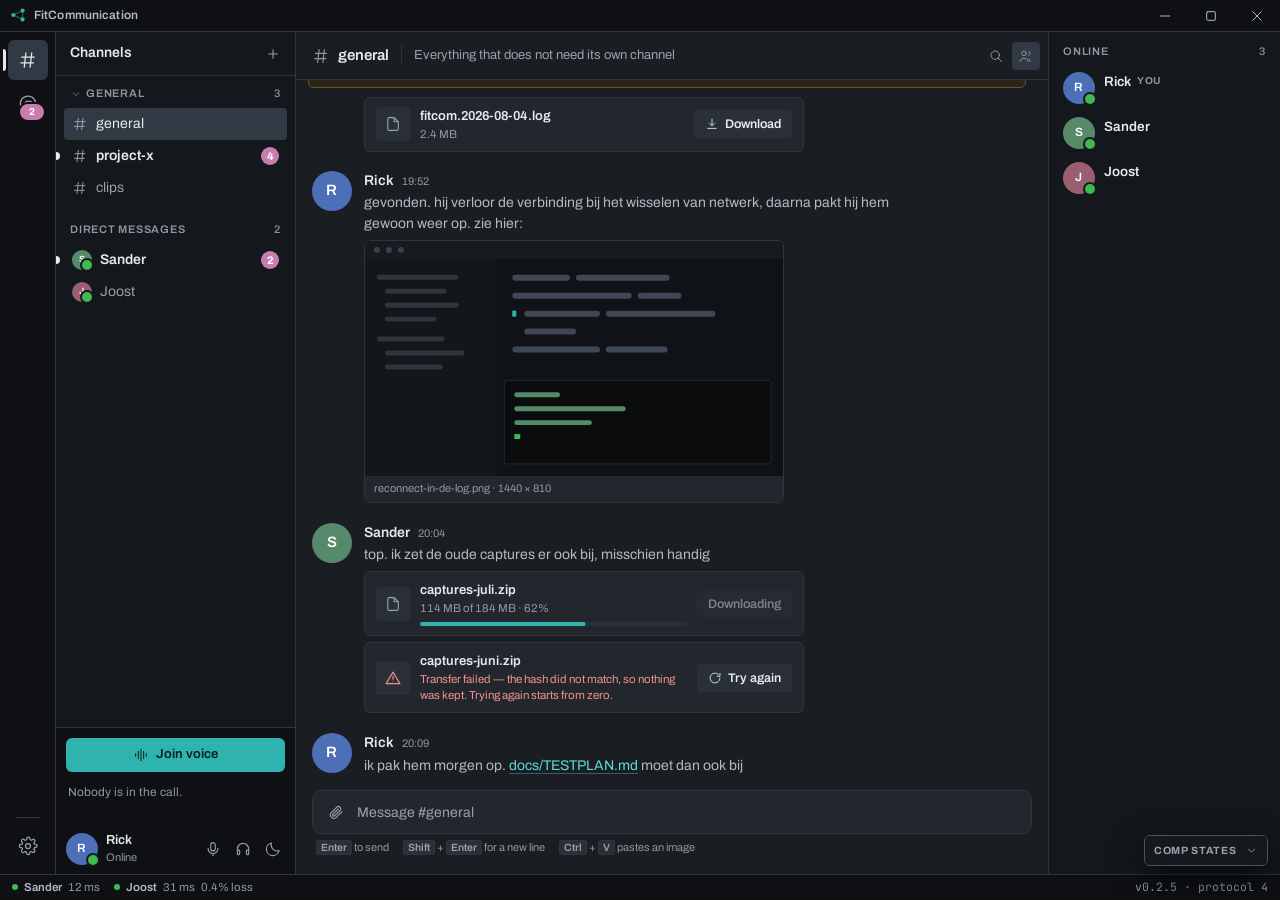
<file: design/main-window.html>
<!doctype html>
<html lang="en">
<head>
<meta charset="utf-8">
<title>FitCommunication — main window</title>
<!-- The Tauri build must bundle these locally: fetching a font is a network request,
     and "zero servers" is invariant 1. Remote here only because a comp is opened by hand. -->
<link rel="preconnect" href="https://fonts.googleapis.com">
<link rel="preconnect" href="https://fonts.gstatic.com" crossorigin>
<link href="https://fonts.googleapis.com/css2?family=Archivo:wght@400;500;600;700&family=JetBrains+Mono:wght@400;500&display=swap" rel="stylesheet">

<style>
:root {
  /* Dark is a product requirement, so the UA has to know too — otherwise scrollbars,
     select popups, the caret and selection all come back light in a dark room. */
  color-scheme: dark;

  /* Layers. Neutral-cool, warm enough not to read as blue-grey plastic. */
  --bg-window:   #0E1013;
  --bg-sidebar:  #14171B;
  --bg-canvas:   #1A1E23;
  --bg-raised:   #22272E;
  --bg-hover:    #2A3038;
  --bg-active:   #313944;

  --border:        #2E353E;
  --border-strong: #3A424D;

  --text:       #E6E9ED;
  --text-mid:   #B3BAC4;
  --text-muted: #98A1AC;
  /* The quiet tier still has to clear 4.5:1 on --bg-raised, the lightest ground it
     lands on. #7C8590 measured 4.02 there — legible enough to look fine and not
     legible enough to be right. */
  --text-dim:   #8E97A2;

  --accent:       #2FB3AE;
  --accent-hover: #3ECCC6;
  --accent-text:  #5FD9D3;
  --on-accent:    #05201F;

  /* Presence and alert are deliberately different reds. They were the same value, which
     made the do-not-disturb dot literally the error colour and contradicted OWN-WORLD
     ("presence is a lit or unlit dot, never an error"). DND is now a muted rose that
     reads as a state; --danger stays the loud one and is reserved for failure. */
  --online:     #3FB950;
  --connecting: #D29922;
  --dnd:        #C77DAF;
  --offline:    #6B747F;

  --mention-bg:     #2A2418;
  --mention-border: #6B551E;

  --danger:      #E5534B;
  --danger-bg:   #2A1A19;
  --danger-text: #F0908A;
  --danger-hi:   #FFB3AD;
  --danger-line: #4A2724;
  --danger-hov:  #3A211F;
  --close-hover: #C4342B;
  /* Text that sits on a filled signal colour (badges, the close button, LIVE). */
  --on-signal:   #FFFFFF;

  /* Per-peer identity hues. Not palette values and not interchangeable with the accent:
     each one identifies one person, so they are keyed by peer, never reused for state. */
  --av-1: #4C6FB5;
  --av-2: #57896B;
  --av-3: #9A5F6E;

  /* Surfaces that were loose literals. A token-driven Tauri reproduction has to be able
     to reach this exact surface from tokens alone. */
  --bg-msg-hover:     #1E232A;
  --bg-mention-hover: #302915;
  --bg-code:          #12151A;
  --bg-well:          #0A0C0E;
  --border-input:     #4A5460;

  --code-key: #8FC7E8;
  --code-str: #A5D6A7;
  --code-num: #E8C07D;

  --rail-w:   56px;
  --chan-w:   240px;
  --member-w: 232px;

  /* Inner corner of a bordered group: --r-sm minus the 1px border, so a segmented
     button's corner sits concentric inside its container instead of proud of it. */
  --r-inner: 3px;
  --r-sm: 4px;
  --r-md: 6px;
  --r-lg: 10px;
  --r-full: 999px;

  /* Elevation. Offset + blur only; a zero-offset shadow in this system is a ring, never
     depth. One shadow per thing that genuinely leaves the plane. */
  --shadow-thumb:   0 1px 3px   rgba(0,0,0,.5);
  --shadow-bar:     0 4px 12px  rgba(0,0,0,.4);
  --shadow-popover: 0 10px 28px rgba(0,0,0,.5);
  --shadow-modal:   0 18px 48px rgba(0,0,0,.62);
  --backdrop:       rgba(6,8,10,.68);

  --ease: cubic-bezier(.16,.84,.44,1);

  /* ---- NOT PART OF THE DESIGN SYSTEM ----------------------------------------
     Chrome for the review harness only. Deliberately namespaced so it can never be
     mistaken for house style, and deliberately not in DESIGN.md. The harness is
     scaffolding for reviewing states; DELETE its markup, its script block and these
     three values when porting this comp to the Tauri frontend. */
  --harness-bg:     #0B0D10;
  --harness-head:   #15181C;
  --harness-shadow: 0 12px 32px rgba(0,0,0,.6);
}

*, *::before, *::after { box-sizing: border-box; }

/* `display: grid` on .settings outranked the `hidden` attribute, so the hidden settings
   pane stayed a grid item and claimed a second row of .body — 245px of height that the
   four real columns never got back. Any explicit display beats [hidden] without this. */
[hidden] { display: none !important; }

html, body {
  height: 100%;
  margin: 0;
  overflow: hidden;
}

body {
  background: var(--bg-canvas);
  color: var(--text);
  font-family: Archivo, "Segoe UI Variable Text", "Segoe UI", system-ui, sans-serif;
  font-size: 14px;
  line-height: 1.45;
  -webkit-font-smoothing: antialiased;
  font-feature-settings: "tnum" 0;
}

button { font: inherit; color: inherit; background: none; border: 0; padding: 0; cursor: pointer; }
input, textarea { font: inherit; color: inherit; }

/* outline + offset, not a two-layer box-shadow: the shadow version had to hardcode the
   inner ring to one background, so it was wrong on the rail, the sidebars and the status
   bar. An offset outline shows whatever ground it actually sits on. */
:focus-visible {
  outline: 2px solid var(--accent);
  outline-offset: 2px;
}

/* Scrollbars are chrome too. Six surfaces scroll here; without this they arrive light. */
* { scrollbar-color: var(--bg-active) transparent; scrollbar-width: thin; }
::-webkit-scrollbar { width: 10px; height: 10px; }
::-webkit-scrollbar-track { background: transparent; }
::-webkit-scrollbar-thumb {
  background: var(--bg-active);
  border-radius: var(--r-full);
  border: 2px solid transparent;
  background-clip: content-box;
}
::-webkit-scrollbar-thumb:hover { background: var(--border-input); background-clip: content-box; }
::-webkit-scrollbar-corner { background: transparent; }
::selection { background: rgba(47,179,174,.32); }

.mono {
  font-family: "JetBrains Mono", ui-monospace, "Cascadia Mono", Consolas, monospace;
  font-feature-settings: "tnum" 1;
}
.num { font-variant-numeric: tabular-nums; font-feature-settings: "tnum" 1; }

.icon { width: 16px; height: 16px; flex: none; display: block; }
.icon-18 { width: 18px; height: 18px; }
.icon-20 { width: 20px; height: 20px; }

.sr {
  position: absolute; width: 1px; height: 1px; padding: 0; margin: -1px;
  overflow: hidden; clip: rect(0 0 0 0); white-space: nowrap; border: 0;
}

/* ============================================================ SHELL */

.app {
  display: grid;
  grid-template-rows: 32px 1fr 26px;
  height: 100%;
}

/* ---------------------------------------------------- titlebar */

.titlebar {
  display: flex;
  align-items: center;
  background: var(--bg-window);
  border-bottom: 1px solid var(--border);
  padding-left: 10px;
  -webkit-app-region: drag;
  user-select: none;
}

.brand { display: flex; align-items: center; gap: 8px; }

.brand-mark {
  width: 16px; height: 16px;
  color: var(--accent);
}

.brand-name {
  font-size: 12px;
  font-weight: 600;
  letter-spacing: .01em;
  color: var(--text-mid);
}

.titlebar-spacer { flex: 1; }

.win-controls { display: flex; -webkit-app-region: no-drag; }

.win-btn {
  width: 46px; height: 32px;
  display: grid; place-items: center;
  color: var(--text-mid);
  transition: background 90ms linear, color 90ms linear;
}
.win-btn:hover { background: var(--bg-hover); color: var(--text); }
.win-btn--close:hover { background: var(--close-hover); color: var(--on-signal); }
.win-btn:focus-visible { box-shadow: inset 0 0 0 2px var(--accent); }

/* ---------------------------------------------------- body grid */

.body {
  display: grid;
  grid-template-columns: var(--rail-w) var(--chan-w) 1fr var(--member-w);
  min-height: 0;
}
.body[data-members="hidden"] { grid-template-columns: var(--rail-w) var(--chan-w) 1fr 0; }
.body[data-members="hidden"] .members { display: none; }
.body[data-view="settings"] { grid-template-columns: var(--rail-w) 1fr; }
.body[data-view="settings"] > .channels,
.body[data-view="settings"] > .main,
.body[data-view="settings"] > .members { display: none; }

/* ---------------------------------------------------- rail */

.rail {
  background: var(--bg-window);
  border-right: 1px solid var(--border);
  display: flex;
  flex-direction: column;
  align-items: center;
  padding: 8px 0;
  gap: 4px;
}

.rail-btn {
  position: relative;
  width: 40px; height: 40px;
  display: grid; place-items: center;
  border-radius: var(--r-md);
  color: var(--text-muted);
  transition: background 120ms var(--ease), color 120ms var(--ease);
}
.rail-btn:hover { background: var(--bg-hover); color: var(--text); }
.rail-btn[aria-current="true"] { background: var(--bg-active); color: var(--text); }

/* Active indicator: a positioned pill, not a border. Fixed height, scaled on the
   compositor — animating `height` would run layout every frame, and invariant 4
   ("gaming wins") does not leave room for paying that for a 3px nub. */
.rail-btn::before {
  content: "";
  position: absolute;
  left: -5px; top: 50%;
  width: 3px; height: 22px;
  border-radius: 0 var(--r-full) var(--r-full) 0;
  background: var(--text);
  transform: translateY(-50%) scaleY(0);
  transition: transform 180ms var(--ease);
}
.rail-btn[aria-current="true"]::before { transform: translateY(-50%) scaleY(1); }
.rail-btn:hover::before { transform: translateY(-50%) scaleY(.45); }
.rail-btn[aria-current="true"]:hover::before { transform: translateY(-50%) scaleY(1); }

.rail-spacer { flex: 1; }

.rail-badge {
  position: absolute;
  right: 2px; bottom: 2px;
  min-width: 16px; height: 16px;
  padding: 0 4px;
  border-radius: var(--r-full);
  background: var(--dnd);
  color: var(--on-signal);
  font-size: 10px;
  font-weight: 700;
  line-height: 16px;
  text-align: center;
  border: 2px solid var(--bg-window);
  box-sizing: content-box;
}

.rail-sep { width: 24px; height: 1px; background: var(--border); margin: 4px 0; }

/* ---------------------------------------------------- channel column */

.channels {
  background: var(--bg-sidebar);
  border-right: 1px solid var(--border);
  display: grid;
  grid-template-rows: 44px 1fr auto;
  min-height: 0;
}

.chan-head {
  display: flex; align-items: center; justify-content: space-between;
  padding: 0 8px 0 14px;
  border-bottom: 1px solid var(--border);
}
.chan-head h1 { margin: 0; font-size: 14px; font-weight: 600; letter-spacing: .005em; }

.icon-btn {
  width: 28px; height: 28px;
  display: grid; place-items: center;
  border-radius: var(--r-sm);
  color: var(--text-muted);
  transition: background 90ms linear, color 90ms linear;
}
.icon-btn:hover { background: var(--bg-hover); color: var(--text); }
.icon-btn[aria-pressed="true"] { background: var(--bg-active); color: var(--text); }

.chan-scroll { overflow-y: auto; padding: 10px 8px 14px; min-height: 0; }

.group + .group { margin-top: 18px; }

.group-head {
  display: flex; align-items: center; gap: 4px;
  padding: 0 6px 6px;
  font-size: 11px;
  font-weight: 600;
  letter-spacing: .07em;
  text-transform: uppercase;
  color: var(--text-dim);
}
.group-head button { color: inherit; display: grid; place-items: center; }
.group-head button:hover { color: var(--text); }
.group-count { margin-left: auto; font-weight: 500; }

.chan-item {
  position: relative;
  width: 100%;
  display: flex; align-items: center; gap: 8px;
  height: 32px;
  padding: 0 8px;
  border-radius: var(--r-sm);
  color: var(--text-muted);
  text-align: left;
  transition: background 90ms linear, color 90ms linear;
}
.chan-item:hover { background: var(--bg-hover); color: var(--text-mid); }
.chan-item[aria-current="true"] { background: var(--bg-active); color: var(--text); }
.chan-item .icon { color: var(--text-dim); }
.chan-item[aria-current="true"] .icon { color: var(--text-muted); }

.chan-name {
  flex: 1;
  overflow: hidden; text-overflow: ellipsis; white-space: nowrap;
  font-size: 14px;
}
.chan-item[data-unread="true"] { color: var(--text); font-weight: 600; }
.chan-item[data-unread="true"] .icon { color: var(--text-muted); }

.badge {
  min-width: 18px; height: 18px;
  padding: 0 5px;
  border-radius: var(--r-full);
  background: var(--dnd);
  color: var(--on-signal);
  font-size: 11px; font-weight: 700; line-height: 18px;
  text-align: center;
  font-variant-numeric: tabular-nums;
}
.badge--quiet { background: var(--bg-hover); color: var(--text-mid); }

/* Unread-without-count: a dot, left of the row, no border trick. */
.unread-dot {
  position: absolute; left: -8px; top: 50%;
  width: 4px; height: 8px;
  border-radius: 0 var(--r-full) var(--r-full) 0;
  background: var(--text);
  transform: translateY(-50%);
}

.avatar {
  flex: none;
  display: grid; place-items: center;
  border-radius: var(--r-full);
  font-weight: 600;
  color: var(--on-signal);
  letter-spacing: .01em;
  user-select: none;
}
.avatar--20 { width: 20px; height: 20px; font-size: 9px; } /* monogram, not text: see DESIGN.md typeRamp */
.avatar--24 { width: 24px; height: 24px; font-size: 10px; }
.avatar--32 { width: 32px; height: 32px; font-size: 12px; }
.avatar--40 { width: 40px; height: 40px; font-size: 15px; }

.av-r { background: var(--av-1); }
.av-s { background: var(--av-2); }
.av-j { background: var(--av-3); }

.av-wrap { position: relative; flex: none; }

.dot {
  position: absolute;
  right: -2px; bottom: -2px;
  width: 10px; height: 10px;
  border-radius: var(--r-full);
  border: 2px solid var(--bg-sidebar);
  box-sizing: content-box;
}
.dot[data-state="online"]     { background: var(--online); }
.dot[data-state="connecting"] { background: var(--connecting); }
.dot[data-state="dnd"]        { background: var(--dnd); }
/* Offline is an unlit dot, not a warning. */
.dot[data-state="offline"]    { background: var(--bg-sidebar); box-shadow: inset 0 0 0 2px var(--offline); }

/* ---------------------------------------------------- voice panel */

.voice {
  border-top: 1px solid var(--border);
  background: var(--bg-window);
}

.voice-live { padding: 10px 10px 8px; border-bottom: 1px solid var(--border); }

.voice-live-head {
  display: flex; align-items: center; gap: 6px;
  margin-bottom: 8px;
  font-size: 11px; font-weight: 600; letter-spacing: .06em; text-transform: uppercase;
  color: var(--online);
}
.voice-live-head .icon { width: 13px; height: 13px; }
.voice-rtt { margin-left: auto; color: var(--text-dim); letter-spacing: 0; text-transform: none; font-weight: 500; font-size: 11px; }

.voice-peers { display: flex; flex-direction: column; gap: 2px; }

.voice-peer {
  display: flex; align-items: center; gap: 8px;
  height: 28px; padding: 0 6px;
  border-radius: var(--r-sm);
  font-size: 13px;
  color: var(--text-mid);
}
.voice-peer[data-speaking="true"] { color: var(--text); }

/* The authored moment: the speaking ring breathes only while someone talks. */
/* inline-flex, not inline: an inline box gives ::after an unreliable containing block. */
.speak-ring { position: relative; display: inline-flex; }
.speak-ring::after {
  content: "";
  position: absolute; inset: -3px;
  border-radius: var(--r-full);
  box-shadow: 0 0 0 2px var(--online);
  opacity: 0;
  transform: scale(.88);
  transition: opacity 200ms var(--ease), transform 260ms var(--ease);
}
/* The ring appears and disappears; it does not pulse forever. An infinite box-shadow
   animation is a non-composited repaint on the idle path, which is exactly what invariant 4
   forbids — and worse than the layout transitions this build already refused for it. The
   authored moment is the entrance, not a heartbeat. */
.voice-peer[data-speaking="true"] .speak-ring::after,
.mem .speak-ring::after {
  opacity: 1;
  transform: scale(1);
}
.mem .speak-ring::after { box-shadow: 0 0 0 2px var(--online); }

.voice-peer-name { flex: 1; overflow: hidden; text-overflow: ellipsis; white-space: nowrap; }
.voice-peer .icon { color: var(--text-dim); width: 14px; height: 14px; }
.voice-peer .icon[data-muted] { color: var(--dnd); }

.self {
  display: flex; align-items: center; gap: 8px;
  padding: 8px 8px 8px 10px;
}
.self-id { min-width: 0; flex: 1; }
.self-name { font-size: 13px; font-weight: 600; overflow: hidden; text-overflow: ellipsis; white-space: nowrap; }
.self-sub { font-size: 11px; color: var(--text-dim); }
.self-actions { display: flex; gap: 2px; }

.self-btn {
  width: 28px; height: 28px;
  display: grid; place-items: center;
  border-radius: var(--r-sm);
  color: var(--text-muted);
  transition: background 90ms linear, color 90ms linear;
}
.self-btn:hover { background: var(--bg-hover); color: var(--text); }
.self-btn[aria-pressed="true"] { color: var(--dnd); background: var(--danger-bg); }

.join {
  display: flex; align-items: center; justify-content: center; gap: 7px;
  width: calc(100% - 20px);
  margin: 10px;
  height: 34px;
  border-radius: var(--r-md);
  background: var(--accent);
  color: var(--on-accent);
  font-size: 13px; font-weight: 600;
  transition: background 120ms var(--ease), transform 90ms var(--ease);
}
.join:hover { background: var(--accent-hover); }
.join:active { transform: translateY(1px); }

.voice-acts { display: flex; gap: 6px; margin-top: 9px; }
.voice-acts .btn { flex: 1; height: 30px; justify-content: center; padding: 0 8px; }

.voice-share {
  display: flex; align-items: flex-start; gap: 7px;
  margin: 9px 0 0;
  font-size: 11.5px;
  line-height: 1.45;
  color: var(--text-dim);
}
.voice-share .icon { width: 13px; height: 13px; flex: none; margin-top: 1px; color: var(--accent-text); }
.voice-share b { color: var(--text-mid); font-weight: 600; }

.leave {
  display: flex; align-items: center; justify-content: center; gap: 7px;
  flex: 1;
  height: 30px;
  border-radius: var(--r-md);
  background: var(--danger-bg);
  color: var(--danger-text);
  border: 1px solid var(--danger-line);
  font-size: 13px; font-weight: 600;
  transition: background 120ms var(--ease), color 120ms var(--ease);
}
.leave:hover { background: var(--danger-hov); color: var(--danger-hi); }

.voice-hint {
  padding: 0 12px 10px;
  font-size: 12px;
  color: var(--text-dim);
}

/* ---------------------------------------------------- main column */

.main {
  display: grid;
  grid-template-rows: 48px auto 1fr auto;
  background: var(--bg-canvas);
  min-width: 0;
  min-height: 0;
  position: relative;
}

.main-head {
  display: flex; align-items: center; gap: 8px;
  padding: 0 8px 0 16px;
  border-bottom: 1px solid var(--border);
  min-width: 0;
}
.main-head .icon { color: var(--text-dim); }
.main-title { font-size: 15px; font-weight: 600; white-space: nowrap; }
.main-topic {
  min-width: 0;
  padding-left: 12px;
  margin-left: 4px;
  border-left: 1px solid var(--border);
  font-size: 13px;
  color: var(--text-muted);
  overflow: hidden; text-overflow: ellipsis; white-space: nowrap;
}
.main-head-actions { margin-left: auto; display: flex; gap: 2px; }

/* ---------------------------------------------------- stream strip */

.strip {
  display: flex; gap: 10px;
  padding: 10px 16px;
  border-bottom: 1px solid var(--border);
  background: var(--bg-sidebar);
  overflow-x: auto;
}

.tile {
  position: relative;
  width: 176px;
  flex: none;
  border-radius: var(--r-md);
  overflow: hidden;
  border: 1px solid var(--border);
  background: var(--bg-well);
  text-align: left;
  transition: border-color 120ms var(--ease);
}
.tile:hover { border-color: var(--border-strong); }
.tile svg { display: block; width: 100%; height: auto; }

.tile-cap {
  display: flex; align-items: center; gap: 6px;
  padding: 5px 7px;
  background: var(--bg-window);
  font-size: 11px;
  color: var(--text-mid);
}
.tile-cap .icon { width: 12px; height: 12px; color: var(--text-dim); }
.tile-cap span { overflow: hidden; text-overflow: ellipsis; white-space: nowrap; }

.live-tag {
  position: absolute; top: 6px; left: 6px;
  display: flex; align-items: center; gap: 4px;
  padding: 2px 6px 2px 5px;
  border-radius: var(--r-sm);
  background: rgba(10,12,14,.82);
  font-size: 10px; font-weight: 700; letter-spacing: .06em;
  color: var(--on-signal);
}
.live-tag i { width: 5px; height: 5px; border-radius: var(--r-full); background: var(--dnd); }

/* ---------------------------------------------------- timeline */

.timeline {
  overflow-y: auto;
  min-height: 0;
  scrollbar-gutter: stable;
}
/* min-height:100% + justify-content:flex-end keeps a short thread sitting on the composer
   instead of hanging from the header, and still scrolls normally once it overflows. */
.tl-inner {
  min-height: 100%;
  padding: 18px 0 12px;
  display: flex;
  flex-direction: column;
  justify-content: flex-end;
}
.tl-inner > .empty { margin: auto 0; }

.day {
  display: flex; align-items: center; gap: 12px;
  margin: 22px 16px 18px;
  font-size: 11px; font-weight: 600; letter-spacing: .06em; text-transform: uppercase;
  color: var(--text-dim);
}
.day::before, .day::after { content: ""; height: 1px; background: var(--border); flex: 1; }

.newline {
  display: flex; align-items: center; gap: 10px;
  margin: 22px 16px 18px;
  font-size: 11px; font-weight: 700; letter-spacing: .06em; text-transform: uppercase;
  color: var(--dnd);
}
.newline::before, .newline::after { content: ""; height: 1px; background: var(--dnd); flex: 1; opacity: .5; }
.newline::after { flex: 0 0 24px; }

.msg {
  position: relative;
  display: grid;
  grid-template-columns: 40px 1fr;
  gap: 12px;
  padding: 2px 16px 2px 16px;
}
.msg--grouped { padding-top: 1px; padding-bottom: 1px; }
.msg--start { margin-top: 14px; }
.msg:hover { background: var(--bg-msg-hover); }

.msg-gutter { display: grid; justify-items: center; }
.msg--grouped .stamp-hover {
  font-size: 10px;
  color: var(--text-dim);
  opacity: 0;
  padding-top: 4px;
  font-variant-numeric: tabular-nums;
}
.msg--grouped:hover .stamp-hover { opacity: 1; }

.msg-body { min-width: 0; }

.msg-head { display: flex; align-items: baseline; gap: 8px; margin-bottom: 1px; }
.msg-author { font-size: 14px; font-weight: 600; }
.msg-stamp { font-size: 11px; color: var(--text-dim); font-variant-numeric: tabular-nums; }
.msg-edited { font-size: 10px; color: var(--text-dim); }

.msg-text {
  font-size: 14px;
  line-height: 1.5;
  color: var(--text-mid);
  max-width: 72ch;
  overflow-wrap: anywhere;
}
.msg-text a { color: var(--accent-text); text-decoration: none; border-bottom: 1px solid rgba(95,217,211,.35); }
.msg-text a:hover { border-bottom-color: var(--accent-text); }

.mention {
  padding: 0 3px;
  border-radius: var(--r-sm);
  background: rgba(210,153,34,.16);
  color: #EFC66A;
  font-weight: 600;
}
.mention--self { background: rgba(47,179,174,.18); color: var(--accent-text); }

/* Inset by 12px, so the inner padding is 4px — the avatar column stays on the same
   x as every other message. A highlighted row that shifts its own avatar reads as
   a rendering bug, not as emphasis. */
.msg--mentions {
  background: var(--mention-bg);
  border: 1px solid var(--mention-border);
  border-radius: var(--r-md);
  margin: 14px 12px 2px;
  padding: 8px 12px 10px 3px;
}
.msg--mentions:hover { background: var(--bg-mention-hover); }

.msg-actions {
  position: absolute;
  top: -12px; right: 16px;
  display: flex;
  border-radius: var(--r-md);
  background: var(--bg-raised);
  border: 1px solid var(--border-strong);
  box-shadow: var(--shadow-bar);
  opacity: 0;
  pointer-events: none;
  transition: opacity 90ms linear;
}
/* focus-within on the bar itself, not on .msg: an opacity-0 button is still focusable,
   so tabbing into it reveals the bar. Without this, Edit and Delete were mouse-only. */
.msg:hover .msg-actions,
.msg-actions:focus-within { opacity: 1; pointer-events: auto; }
.msg-actions button {
  width: 30px; height: 28px;
  display: grid; place-items: center;
  color: var(--text-muted);
}
.msg-actions button:first-child { border-radius: var(--r-md) 0 0 var(--r-md); }
.msg-actions button:last-child { border-radius: 0 var(--r-md) var(--r-md) 0; }
.msg-actions button:hover { background: var(--bg-hover); color: var(--text); }
/* These are the only buttons whose focus ring had nowhere to go: the bar sits at top:-12px
   over the message above, inside a scroll container, so a ring offset 2px outward lands in
   a crowded 2px gap. Draw it inside the chip instead, and back it with a fill so which
   button has focus never rests on a hairline alone. */
.msg-actions button:focus-visible {
  outline-offset: -2px;
  background: var(--bg-active);
  color: var(--text);
}
.msg-actions button[data-danger]:hover { background: var(--danger-bg); color: var(--danger-text); }

/* code */

.code {
  margin: 6px 0 2px;
  border: 1px solid var(--border);
  border-radius: var(--r-md);
  background: var(--bg-code);
  overflow: hidden;
  max-width: 72ch;
}
.code-head {
  display: flex; align-items: center;
  padding: 5px 10px;
  border-bottom: 1px solid var(--border);
  font-size: 11px;
  color: var(--text-dim);
}
.code-copy { margin-left: auto; color: var(--text-muted); font-size: 11px; }
.code-copy:hover { color: var(--text); }
.code pre {
  margin: 0;
  padding: 10px 12px;
  overflow-x: auto;
  font-family: "JetBrains Mono", ui-monospace, Consolas, monospace;
  font-size: 12.5px;
  line-height: 1.6;
  color: var(--text-mid);
}
.tok-key { color: var(--code-key); }
.tok-str { color: var(--code-str); }
.tok-num { color: var(--code-num); }
.tok-com { color: var(--text-dim); }

/* attachments */

.att {
  display: flex; align-items: center; gap: 10px;
  margin: 6px 0 2px;
  padding: 9px 11px;
  max-width: 440px;
  border: 1px solid var(--border);
  border-radius: var(--r-md);
  background: var(--bg-raised);
}
.att-ico {
  width: 34px; height: 34px;
  display: grid; place-items: center;
  border-radius: var(--r-sm);
  background: var(--bg-hover);
  color: var(--text-muted);
  flex: none;
}
.att-meta { min-width: 0; flex: 1; }
/* These are spans in the markup; without an explicit block they flow onto one line
   and the filename runs straight into its own error message. */
.att-name { display: block; font-size: 13px; font-weight: 600; overflow: hidden; text-overflow: ellipsis; white-space: nowrap; }
.att-sub { display: block; font-size: 11.5px; color: var(--text-dim); line-height: 1.4; }
.att-sub[data-error] { color: var(--danger-text); }

.btn {
  display: inline-flex; align-items: center; gap: 6px;
  height: 28px; padding: 0 11px;
  border-radius: var(--r-sm);
  background: var(--bg-hover);
  color: var(--text);
  font-size: 12.5px; font-weight: 600;
  white-space: nowrap;
  transition: background 90ms linear;
}
.btn:hover { background: var(--bg-active); }
.btn .icon { width: 14px; height: 14px; }
.btn--accent { background: var(--accent); color: var(--on-accent); }
.btn--accent:hover { background: var(--accent-hover); }
.btn--ghost { background: none; border: 1px solid var(--border-strong); }
.btn--ghost:hover { background: var(--bg-hover); }
.btn:disabled { opacity: .45; cursor: default; }
.btn:disabled:hover { background: var(--bg-hover); }

.bar {
  display: block; /* a span, so without this the track collapses to 0x0 */
  height: 4px;
  border-radius: var(--r-full);
  background: var(--bg-hover);
  overflow: hidden;
  margin-top: 6px;
}
/* The fill is full width and scaled, not resized: a transfer updates its progress
   several times a second, and animating `width` would run layout on this subtree
   every one of those frames. The pill's right cap squashes with the scale, which at
   4px tall is a sub-pixel difference nobody can see. */
.bar i {
  display: block; height: 100%; width: 100%;
  transform-origin: left center;
  border-radius: var(--r-full);
  background: var(--accent);
  transition: transform 400ms var(--ease);
}

.shot {
  margin: 6px 0 2px;
  border: 1px solid var(--border);
  border-radius: var(--r-md);
  overflow: hidden;
  max-width: 420px;
  background: var(--bg-well);
  display: block;
}
.shot svg { display: block; width: 100%; height: auto; }
.shot-cap { padding: 5px 9px; font-size: 11px; color: var(--text-dim); background: var(--bg-raised); }

/* empty state */

.empty {
  display: grid;
  place-content: center;
  justify-items: center;
  gap: 6px;
  height: 100%;
  padding: 40px;
  text-align: center;
}
.empty-ico {
  width: 48px; height: 48px;
  display: grid; place-items: center;
  border-radius: var(--r-full);
  background: var(--bg-raised);
  color: var(--text-dim);
  margin-bottom: 6px;
}
.empty h2 { margin: 0; font-size: 16px; font-weight: 600; }
.empty p { margin: 0; font-size: 13px; color: var(--text-muted); max-width: 44ch; line-height: 1.55; }

/* ---------------------------------------------------- composer */

.composer-wrap { padding: 0 16px 18px; }

.composer {
  display: flex; align-items: flex-end; gap: 4px;
  padding: 6px 6px 6px 8px;
  border: 1px solid var(--border);
  border-radius: var(--r-lg);
  background: var(--bg-raised);
  transition: border-color 120ms var(--ease);
}
.composer:focus-within { border-color: var(--border-strong); }

.composer textarea {
  flex: 1;
  min-height: 26px;
  max-height: 168px;
  padding: 4px 4px 4px 2px;
  border: 0;
  background: none;
  resize: none;
  outline: none;
  font-size: 14px;
  line-height: 1.5;
}
.composer textarea::placeholder { color: var(--text-muted); }

.composer-btn {
  width: 30px; height: 30px;
  display: grid; place-items: center;
  border-radius: var(--r-sm);
  color: var(--text-muted);
  flex: none;
  transition: background 90ms linear, color 90ms linear;
}
.composer-btn:hover { background: var(--bg-hover); color: var(--text); }

.composer-hint {
  display: flex; gap: 14px;
  padding: 6px 4px 0;
  font-size: 11px;
  color: var(--text-dim);
}
.composer-hint kbd {
  font-family: inherit;
  font-size: 10.5px;
  font-weight: 600;
  padding: 1px 4px;
  border-radius: var(--r-inner);
  background: var(--bg-hover);
  border: 1px solid var(--border);
  color: var(--text-muted);
}

/* autocomplete */

.ac {
  position: absolute;
  left: 16px; right: 16px;
  bottom: 100%;
  margin-bottom: 8px;
  border: 1px solid var(--border-strong);
  border-radius: var(--r-md);
  background: var(--bg-raised);
  box-shadow: var(--shadow-popover);
  overflow: hidden;
  max-width: 320px;
}
.ac-head {
  padding: 7px 11px;
  border-bottom: 1px solid var(--border);
  font-size: 10.5px; font-weight: 700; letter-spacing: .07em; text-transform: uppercase;
  color: var(--text-dim);
}
.ac-item {
  display: flex; align-items: center; gap: 9px;
  width: 100%;
  padding: 7px 11px;
  text-align: left;
  font-size: 13.5px;
  color: var(--text-mid);
}
.ac-item[aria-selected="true"] { background: var(--bg-active); color: var(--text); }
.ac-item small { margin-left: auto; color: var(--text-dim); font-size: 11px; }

.composer-outer { position: relative; }

/* drop overlay */

.drop {
  position: absolute; inset: 0;
  z-index: 20;
  display: grid; place-items: center;
  background: rgba(12,15,18,.86);
  border: 2px dashed var(--accent);
  border-radius: var(--r-lg);
  margin: 8px;
}
.drop-inner { display: grid; justify-items: center; gap: 8px; text-align: center; }
.drop-inner .icon { width: 30px; height: 30px; color: var(--accent-text); }
.drop-inner strong { font-size: 15px; }
.drop-inner span { font-size: 12.5px; color: var(--text-muted); }

/* ---------------------------------------------------- members */

.members {
  background: var(--bg-sidebar);
  border-left: 1px solid var(--border);
  overflow-y: auto;
  padding: 12px 8px 16px;
  min-height: 0;
}

.mem {
  display: grid;
  grid-template-columns: 32px 1fr;
  gap: 9px;
  padding: 6px 6px 7px;
  border-radius: var(--r-md);
  transition: background 90ms linear;
}
.mem:hover { background: var(--bg-hover); }
.mem[data-quiet="true"] { opacity: .62; }
.mem[data-quiet="true"]:hover { opacity: 1; }

.mem-main { min-width: 0; }
.mem-top { display: flex; align-items: center; gap: 6px; }
.mem-name { font-size: 13.5px; font-weight: 600; overflow: hidden; text-overflow: ellipsis; white-space: nowrap; }
.mem-you { font-size: 10px; font-weight: 700; letter-spacing: .05em; color: var(--text-dim); }
.mem-sub { font-size: 11.5px; color: var(--text-dim); display: flex; align-items: center; gap: 5px; }
.vol-num {
  display: block; flex: none;
  min-width: 26px;
  font-size: 11.5px;
  color: var(--text-dim);
  text-align: right;
  font-variant-numeric: tabular-nums;
}
.mem-sub .icon { width: 12px; height: 12px; }

.mem-tools { display: flex; align-items: center; gap: 6px; margin-top: 7px; }
.mem-desk { margin-top: 6px; }
.mem-desk .mem-tools { margin-top: 2px; }

/* Two sliders in a 232px column, one for voice and one for the shared desktop audio. A
   14px icon cannot tell them apart, and a label sharing the slider's line collided with
   it — so the second slider gets its own labelled line. */
.tool-label {
  display: block;
  font-size: 9.5px;
  font-weight: 700;
  letter-spacing: .04em;
  text-transform: uppercase;
  color: var(--text-dim);
  line-height: 1.1;
}

.mem-mute {
  width: 24px; height: 24px; flex: none;
  display: grid; place-items: center;
  border-radius: var(--r-sm);
  color: var(--text-muted);
  transition: background 90ms linear, color 90ms linear;
}
.mem-mute:hover { background: var(--bg-active); color: var(--text); }
.mem-mute[aria-pressed="true"] { color: var(--dnd); }

input[type="range"] {
  -webkit-appearance: none;
  appearance: none;
  /* min-width:0 is the whole point: a flex item defaults to its intrinsic min width and
     refuses to shrink, which pushed the volume readout 19px past the panel's right edge. */
  flex: 1;
  min-width: 0;
  height: 18px;
  background: none;
  cursor: pointer;
}
input[type="range"]::-webkit-slider-runnable-track {
  height: 4px;
  border-radius: var(--r-full);
  background: linear-gradient(to right, var(--accent) var(--pct, 70%), var(--bg-active) var(--pct, 70%));
}
input[type="range"]::-webkit-slider-thumb {
  -webkit-appearance: none;
  width: 12px; height: 12px;
  margin-top: -4px;
  border-radius: var(--r-full);
  background: var(--text);
  box-shadow: var(--shadow-thumb);
}
/* The thumb cannot carry an outline (it is a pseudo-element on a replaced control), so it
   states focus with a ring of its own. This referenced a --focus token that no longer
   exists once focus moved to outline, which left the thumb with no focus state at all. */
input[type="range"]:focus-visible::-webkit-slider-thumb {
  box-shadow: 0 0 0 2px var(--bg-sidebar), 0 0 0 4px var(--accent);
}

.share-chip {
  display: inline-flex; align-items: center; gap: 5px;
  margin-top: 7px;
  padding: 3px 8px 3px 6px;
  border-radius: var(--r-sm);
  background: rgba(47,179,174,.14);
  color: var(--accent-text);
  border: 1px solid rgba(47,179,174,.3);
  font-size: 11.5px; font-weight: 600;
}
.share-chip .icon { width: 12px; height: 12px; }
.share-chip:hover { background: rgba(47,179,174,.22); }

/* ---------------------------------------------------- status bar */

.status {
  display: flex; align-items: center; gap: 14px;
  padding: 0 12px;
  background: var(--bg-window);
  border-top: 1px solid var(--border);
  font-size: 11.5px;
  color: var(--text-muted);
  user-select: none;
}

.link {
  display: flex; align-items: center; gap: 6px;
  white-space: nowrap;
}
.link i {
  width: 6px; height: 6px; border-radius: var(--r-full); flex: none;
}
.link[data-state="online"] i     { background: var(--online); }
.link[data-state="connecting"] i { background: var(--connecting); }
.link[data-state="offline"] i    { background: none; box-shadow: inset 0 0 0 1.5px var(--offline); }
.link b { font-weight: 600; color: var(--text-mid); }
.link .num { color: var(--text-dim); }

.status-spacer { flex: 1; }

.update-chip {
  display: inline-flex; align-items: center; gap: 6px;
  height: 19px; padding: 0 8px;
  border-radius: var(--r-sm);
  background: rgba(47,179,174,.15);
  border: 1px solid rgba(47,179,174,.32);
  color: var(--accent-text);
  font-size: 11px; font-weight: 600;
}
.update-chip:hover { background: rgba(47,179,174,.24); }
.update-chip .icon { width: 12px; height: 12px; }

.status-meta { color: var(--text-dim); }

/* ---------------------------------------------------- settings view */

.settings {
  display: grid;
  grid-template-columns: 208px 1fr;
  min-height: 0;
  background: var(--bg-canvas);
}

.set-nav {
  background: var(--bg-sidebar);
  border-right: 1px solid var(--border);
  padding: 16px 8px;
  overflow-y: auto;
}
.set-nav-title {
  padding: 0 8px 8px;
  font-size: 11px; font-weight: 600; letter-spacing: .07em; text-transform: uppercase;
  color: var(--text-dim);
}
.set-tab {
  display: flex; align-items: center; gap: 9px;
  width: 100%; height: 32px;
  padding: 0 8px;
  border-radius: var(--r-sm);
  color: var(--text-muted);
  text-align: left;
  font-size: 13.5px;
  transition: background 90ms linear, color 90ms linear;
}
.set-tab:hover { background: var(--bg-hover); color: var(--text-mid); }
.set-tab[aria-current="true"] { background: var(--bg-active); color: var(--text); font-weight: 600; }

.set-body { overflow-y: auto; padding: 28px 32px 40px; min-height: 0; }
.set-inner { max-width: 640px; }
.set-body h2 { margin: 0 0 4px; font-size: 20px; font-weight: 700; letter-spacing: -.01em; }
.set-body > .set-inner > p { margin: 0 0 26px; font-size: 13.5px; color: var(--text-muted); max-width: 62ch; }

.field { padding: 16px 0; border-top: 1px solid var(--border); }
.field:first-of-type { border-top: 0; padding-top: 0; }
.field-label { display: block; font-size: 13px; font-weight: 600; margin-bottom: 3px; }
.field-help { display: block; font-size: 12px; color: var(--text-muted); margin-bottom: 9px; max-width: 58ch; line-height: 1.5; }

.control-row { display: flex; gap: 10px; align-items: center; flex-wrap: wrap; }

select, .text-input {
  height: 32px;
  padding: 0 10px;
  border-radius: var(--r-sm);
  border: 1px solid var(--border-strong);
  background: var(--bg-raised);
  color: var(--text);
  font-size: 13.5px;
  min-width: 180px;
}
select:hover, .text-input:hover { border-color: var(--border-input); }
select { appearance: none; padding-right: 30px; background-image: none; }

.select-wrap { position: relative; display: inline-flex; }
.select-wrap .icon {
  position: absolute; right: 9px; top: 50%;
  transform: translateY(-50%);
  pointer-events: none;
  color: var(--text-muted);
  width: 14px; height: 14px;
}

/* No overflow:hidden — it clipped the focus outline off every segmented button. The
   corners come from the end children instead. */
.seg { display: inline-flex; border: 1px solid var(--border-strong); border-radius: var(--r-sm); }
.seg button:first-child { border-radius: var(--r-inner) 0 0 var(--r-inner); }
.seg button:last-child { border-radius: 0 var(--r-inner) var(--r-inner) 0; }
.seg button:only-child { border-radius: var(--r-inner); }
.seg button {
  height: 30px; padding: 0 14px;
  font-size: 13px; font-weight: 600;
  color: var(--text-muted);
  border-right: 1px solid var(--border-strong);
  transition: background 90ms linear, color 90ms linear;
}
.seg button:last-child { border-right: 0; }
.seg button:hover { background: var(--bg-hover); color: var(--text); }
.seg button[aria-pressed="true"] { background: var(--bg-active); color: var(--text); }

.switch {
  position: relative;
  width: 38px; height: 22px;
  border-radius: var(--r-full);
  background: var(--bg-active);
  flex: none;
  transition: background 160ms var(--ease);
}
.switch::after {
  content: "";
  position: absolute;
  top: 3px; left: 3px;
  width: 16px; height: 16px;
  border-radius: var(--r-full);
  background: var(--text-muted);
  transition: transform 200ms var(--ease), background 160ms var(--ease);
}
.switch[aria-pressed="true"] { background: var(--accent); }
.switch[aria-pressed="true"]::after { transform: translateX(16px); background: var(--on-accent); }

.switch-row { display: flex; align-items: flex-start; gap: 12px; }
.switch-row .field-label { margin-bottom: 2px; }
.switch-row > div { flex: 1; }

.note {
  display: flex; gap: 9px;
  margin-top: 10px;
  padding: 10px 12px;
  border: 1px solid var(--border);
  border-radius: var(--r-md);
  background: var(--bg-raised);
  font-size: 12.5px;
  color: var(--text-muted);
  line-height: 1.5;
  max-width: 58ch;
}
.note .icon { flex: none; color: var(--connecting); margin-top: 1px; }
.note code {
  font-family: "JetBrains Mono", ui-monospace, Consolas, monospace;
  font-size: 11.5px;
  padding: 1px 4px;
  border-radius: var(--r-inner);
  background: var(--bg-hover);
  color: var(--text-mid);
}

.danger-zone { margin-top: 8px; }
.btn--danger { background: var(--danger-bg); color: var(--danger-text); border: 1px solid var(--danger-line); }
.btn--danger:hover { background: var(--danger-hov); color: var(--danger-hi); }

/* ---------------------------------------------------- dm intro, settings bits */

.dm-intro { padding: 6px 16px 4px; }
.dm-intro h2 { margin: 10px 0 4px; font-size: 19px; font-weight: 700; letter-spacing: -.01em; }
.dm-intro p { margin: 0; font-size: 13px; color: var(--text-muted); max-width: 60ch; line-height: 1.55; }
.dm-empty { margin: 20px 16px 0; font-size: 13px; color: var(--text-dim); }

.code-inline {
  font-size: 12px;
  color: var(--text-muted);
  background: var(--bg-raised);
  border: 1px solid var(--border);
  border-radius: var(--r-sm);
  padding: 6px 9px;
}
.readout { color: var(--text-mid); font-size: 13px; }

.peer-table {
  border: 1px solid var(--border);
  border-radius: var(--r-md);
  overflow: hidden;
  max-width: 520px;
}
.peer-row { display: flex; align-items: center; gap: 10px; padding: 10px 12px; }
.peer-row + .peer-row { border-top: 1px solid var(--border); }
.peer-id { flex: 1; min-width: 0; }
.peer-name { display: block; font-size: 13px; font-weight: 600; }
.peer-addr { display: block; font-size: 11.5px; color: var(--text-dim); }

.att-ico[data-error] { color: var(--danger-text); }
.bar[data-paused] i { background: var(--text-dim); }

/* ---------------------------------------------------- confirm dialog */

dialog.confirm {
  width: min(420px, calc(100vw - 48px));
  padding: 0;
  border: 1px solid var(--border-strong);
  border-radius: var(--r-lg);
  background: var(--bg-raised);
  color: var(--text);
  box-shadow: var(--shadow-modal);
}
dialog.confirm::backdrop { background: var(--backdrop); }
.confirm-body { padding: 20px 22px 4px; }
.confirm-body h2 { margin: 0 0 7px; font-size: 16px; font-weight: 700; }
.confirm-body p { margin: 0; font-size: 13.5px; color: var(--text-mid); line-height: 1.55; }
.confirm-foot {
  display: flex; justify-content: flex-end; gap: 8px;
  padding: 18px 22px 20px;
}
.confirm-foot .btn { height: 32px; padding: 0 14px; }

/* ---------------------------------------------------- comp harness */

.harness {
  position: fixed;
  right: 12px; bottom: 34px;
  z-index: 60;
  font-size: 12px;
  border-radius: var(--r-md);
  border: 1px solid var(--border-input);
  background: var(--harness-bg);
  box-shadow: var(--harness-shadow);
  overflow: hidden;
  max-width: 260px;
}
.harness-head {
  display: flex; align-items: center; gap: 8px;
  width: 100%;
  padding: 7px 9px;
  background: var(--harness-head);
  color: var(--text-muted);
  font-size: 10.5px; font-weight: 700; letter-spacing: .08em; text-transform: uppercase;
}
.harness-head span { flex: 1; text-align: left; }
.harness-body { padding: 4px 9px 10px; display: none; }
.harness[data-open="true"] .harness-body { display: block; }
.harness-row {
  display: flex; align-items: center; justify-content: space-between; gap: 10px;
  padding: 5px 0;
  color: var(--text-mid);
}
.harness-row + .harness-row { border-top: 1px solid var(--bg-msg-hover); }
.harness .seg button { height: 22px; padding: 0 7px; font-size: 11px; font-weight: 600; }
.harness-note { padding: 8px 0 0; color: var(--text-dim); font-size: 10.5px; line-height: 1.5; }

@media (prefers-reduced-motion: reduce) {
  *, *::before, *::after { animation-duration: 0.01ms !important; transition-duration: 0.01ms !important; }
}

/* No box caps on the message rows. Capping them put a visible edge mid-column: the
   hover highlight and the mention row's amber field stopped at 1180 while the header
   hairline and the strip ran on to the member list. The reading measure is bounded where
   it belongs, on the text itself (.msg-text, 72ch); the rows, the highlight and the
   composer span the column, which is what the pinned category standard does. */

/* Narrow window: a desktop window the user can drag small. The member list is dropped
   below 1080 by *setting the state* (see matchMedia in the script), not by a CSS override —
   an override made the toggle button a no-op that still reported aria-pressed="true". */
@media (max-width: 820px) {
  :root { --chan-w: 200px; }
  .main-topic { display: none; }
}
</style>
</head>
<body>
<!--
THESIS: The category standard, executed straight — Discord's arrangement at a craft level Discord itself does not reach. Refuses inventing a novel world for a tool three friends must operate blind.
OWN-WORLD: Neutral-cool near-black layers (#0E1013 → #2A3038), 1px #2E353E hairlines, one tuned teal (#2FB3AE) as the only accent. Archivo for UI, JetBrains Mono for code and measurement. Icons drawn at 1.5px stroke. Presence is a lit or unlit dot, never an error.
STORY: Rick sees who is around, joins the call in one click, and reads the timeline without hunting.
FIRST VIEWPORT: 32px titlebar, 56px rail, 240px channel column ending in the voice panel, timeline as the largest field, 232px member list carrying per-peer volume, 26px status bar carrying real link state.
FORM: Category standard (the standing exit), taken over assigned direction 6 of 7; seed key c12b4bfd.
FINISH: unreviewed and undocumented is unfinished; this build ends with the finish review, the verdict, and DESIGN.md
-->
<!--
  Demonstration data: peer names (Rick / Sander / Joost), chat messages, filenames,
  RTT and loss figures, and the two SVG stills are authored for this comp. No commercial
  or factual claim is made anywhere on this surface.
-->

<svg class="sr" aria-hidden="true">
  <defs>
    <g id="i-hash"><path d="M4.5 8.5h15M3.5 15.5h15M9.5 3.5 7.5 20.5M16.5 3.5 14.5 20.5"/></g>
    <g id="i-at"><circle cx="12" cy="12" r="3.6"/><path d="M15.6 8.4v4.4a2.9 2.9 0 0 0 5.1 1.9A9.2 9.2 0 1 0 17 19.4"/></g>
    <g id="i-gear"><circle cx="12" cy="12" r="3"/><path d="M19.2 14.6a1.6 1.6 0 0 0 .3 1.8l.1.1a1.9 1.9 0 1 1-2.7 2.7l-.1-.1a1.6 1.6 0 0 0-2.7 1.1v.3a1.9 1.9 0 1 1-3.8 0v-.2a1.6 1.6 0 0 0-2.8-1.1l-.1.1a1.9 1.9 0 1 1-2.7-2.7l.1-.1a1.6 1.6 0 0 0-1.1-2.7h-.2a1.9 1.9 0 1 1 0-3.8h.3a1.6 1.6 0 0 0 1.1-2.8l-.1-.1a1.9 1.9 0 1 1 2.7-2.7l.1.1a1.6 1.6 0 0 0 1.8.3h.1a1.6 1.6 0 0 0 1-1.5v-.2a1.9 1.9 0 1 1 3.8 0v.3a1.6 1.6 0 0 0 2.7 1.1l.1-.1a1.9 1.9 0 1 1 2.7 2.7l-.1.1a1.6 1.6 0 0 0 1.1 2.7h.2a1.9 1.9 0 1 1 0 3.8h-.2a1.6 1.6 0 0 0-1.4 1z"/></g>
    <g id="i-mic"><path d="M12 3.5a3 3 0 0 0-3 3v5a3 3 0 0 0 6 0v-5a3 3 0 0 0-3-3z"/><path d="M5.5 11v.5a6.5 6.5 0 0 0 13 0V11M12 18v3"/></g>
    <g id="i-mic-off"><path d="M9 5.8A3 3 0 0 1 15 6.5v3.7M15 14.2a3 3 0 0 1-6-1.7V9"/><path d="M5.5 11v.5a6.5 6.5 0 0 0 10 5.5M18.5 11v.5c0 .6-.1 1.2-.2 1.7M12 18v3"/><path d="m3.5 3.5 17 17"/></g>
    <g id="i-head"><path d="M4.5 14v-2a7.5 7.5 0 0 1 15 0v2"/><path d="M4.5 13.5h1.8c.7 0 1.2.5 1.2 1.2v3.6c0 .7-.5 1.2-1.2 1.2H5.4c-.5 0-.9-.4-.9-.9zM19.5 13.5h-1.8c-.7 0-1.2.5-1.2 1.2v3.6c0 .7.5 1.2 1.2 1.2h.9c.5 0 .9-.4.9-.9z"/></g>
    <g id="i-head-off"><path d="M4.5 14v-2a7.5 7.5 0 0 1 11.7-6.2M19.4 9.6c.1.8.1 1.6.1 2.4v2"/><path d="M4.5 13.5h1.8c.7 0 1.2.5 1.2 1.2v3.6c0 .7-.5 1.2-1.2 1.2H5.4c-.5 0-.9-.4-.9-.9zM19.5 13.5h-1.8c-.7 0-1.2.5-1.2 1.2v3.6c0 .7.5 1.2 1.2 1.2h.9c.5 0 .9-.4.9-.9z"/><path d="m3.5 3.5 17 17"/></g>
    <g id="i-moon"><path d="M20 14.2A8.2 8.2 0 0 1 9.8 4 8.5 8.5 0 1 0 20 14.2z"/></g>
    <g id="i-monitor"><rect x="2.5" y="4" width="19" height="12.5" rx="1.8"/><path d="M9 20.5h6M12 16.5v4"/></g>
    <g id="i-clip"><path d="M20 11.5 12.3 19.2a4.6 4.6 0 0 1-6.5-6.5l7.6-7.6a3.1 3.1 0 0 1 4.3 4.3l-7.6 7.6a1.5 1.5 0 0 1-2.2-2.2l6.9-6.8"/></g>
    <g id="i-download"><path d="M12 3.5v11M7.5 10.5 12 15l4.5-4.5M4.5 19.5h15"/></g>
    <g id="i-retry"><path d="M20.5 12a8.5 8.5 0 1 1-2.6-6.1"/><path d="M20.5 4v5h-5"/></g>
    <g id="i-x"><path d="m5.5 5.5 13 13M18.5 5.5l-13 13"/></g>
    <g id="i-min"><path d="M5 12h14"/></g>
    <g id="i-max"><rect x="5.5" y="5.5" width="13" height="13" rx="1.4"/></g>
    <g id="i-chev"><path d="m6.5 9.5 5.5 5.5 5.5-5.5"/></g>
    <g id="i-plus"><path d="M12 5.5v13M5.5 12h13"/></g>
    <g id="i-users"><circle cx="9" cy="8" r="3.4"/><path d="M2.8 20.2a6.4 6.4 0 0 1 12.4 0M16.2 4.9a3.4 3.4 0 0 1 0 6.2M18 20.2a6.4 6.4 0 0 0-1.6-4.2"/></g>
    <g id="i-search"><circle cx="10.8" cy="10.8" r="6.3"/><path d="m15.4 15.4 5 5"/></g>
    <g id="i-leave"><path d="M15.5 4.5h2.6a2 2 0 0 1 2 2v11a2 2 0 0 1-2 2h-2.6"/><path d="M10 8l-4 4 4 4M6 12h9"/></g>
    <g id="i-file"><path d="M13.5 3.5H7a2 2 0 0 0-2 2v13a2 2 0 0 0 2 2h10a2 2 0 0 0 2-2V9z"/><path d="M13.5 3.5V9H19"/></g>
    <g id="i-image"><rect x="3.5" y="4.5" width="17" height="15" rx="2"/><circle cx="9" cy="10" r="1.6"/><path d="m4.5 17.5 4.7-4.2a1.6 1.6 0 0 1 2.2 0l3 2.8M14.6 15.4l1.6-1.4a1.6 1.6 0 0 1 2.2 0l1.9 1.7"/></g>
    <g id="i-alert"><path d="M12 4.2 2.8 19.5h18.4z"/><path d="M12 9.5v4.2M12 16.6v.1"/></g>
    <g id="i-check"><path d="m4.5 12.5 5 5 10-11"/></g>
    <g id="i-edit"><path d="M4.5 19.5h4l10-10a2.1 2.1 0 0 0-3-3l-10 10z"/><path d="M14 5.5l3.5 3.5"/></g>
    <g id="i-trash"><path d="M4.5 6.5h15M9 6.5V4.8c0-.7.6-1.3 1.3-1.3h3.4c.7 0 1.3.6 1.3 1.3v1.7"/><path d="M6.5 6.5 7.4 19a1.6 1.6 0 0 0 1.6 1.5h6a1.6 1.6 0 0 0 1.6-1.5l.9-12.5"/></g>
    <g id="i-signal"><path d="M12 20v-6M7 20v-9M17 20v-13M2.5 20v-3M21.5 20v-3"/></g>
    <g id="i-wave"><path d="M4 10v4M8 6.5v11M12 3.5v17M16 6.5v11M20 10v4"/></g>
    <g id="i-share"><path d="M12 15.5V4.5M8 8.5 12 4.5l4 4"/><path d="M4.5 14v4.5a2 2 0 0 0 2 2h11a2 2 0 0 0 2-2V14"/></g>
  </defs>
</svg>

<div class="app">

  <!-- ============================================ TITLEBAR -->
  <header class="titlebar">
    <div class="brand">
      <svg class="brand-mark" viewBox="0 0 16 16" fill="none" aria-hidden="true">
        <circle cx="3.4" cy="8" r="2.1" fill="currentColor"/>
        <circle cx="12.6" cy="3.6" r="2.1" fill="currentColor"/>
        <circle cx="12.6" cy="12.4" r="2.1" fill="currentColor"/>
        <path d="M3.4 8 12.6 3.6M3.4 8l9.2 4.4M12.6 3.6v8.8" stroke="currentColor" stroke-width="1.1" opacity=".55"/>
      </svg>
      <div class="brand-name">FitCommunication</div>
    </div>
    <div class="titlebar-spacer"></div>
    <div class="win-controls">
      <button class="win-btn" title="Minimize"><svg class="icon" viewBox="0 0 24 24" fill="none" stroke="currentColor" stroke-width="1.5" stroke-linecap="round"><use href="#i-min"/></svg><span class="sr">Minimize</span></button>
      <button class="win-btn" title="Maximize"><svg class="icon" viewBox="0 0 24 24" fill="none" stroke="currentColor" stroke-width="1.5" stroke-linecap="round"><use href="#i-max"/></svg><span class="sr">Maximize</span></button>
      <button class="win-btn win-btn--close" title="Close to tray"><svg class="icon" viewBox="0 0 24 24" fill="none" stroke="currentColor" stroke-width="1.5" stroke-linecap="round"><use href="#i-x"/></svg><span class="sr">Close to tray</span></button>
    </div>
  </header>

  <!-- ============================================ BODY -->
  <div class="body" id="body" data-view="channels" data-members="shown">

    <!-- ------------------------------------------ RAIL -->
    <nav class="rail" aria-label="Views">
      <button class="rail-btn" id="nav-channels" aria-current="true" title="Channels">
        <svg class="icon-20 icon" viewBox="0 0 24 24" fill="none" stroke="currentColor" stroke-width="1.5" stroke-linecap="round"><use href="#i-hash"/></svg>
        <span class="sr">Channels</span>
      </button>
      <button class="rail-btn" id="nav-dms" title="Direct messages">
        <svg class="icon-20 icon" viewBox="0 0 24 24" fill="none" stroke="currentColor" stroke-width="1.5" stroke-linecap="round"><use href="#i-at"/></svg>
        <span class="rail-badge num" id="dm-badge" hidden></span>
        <span class="sr" id="dm-badge-sr">Direct messages</span>
      </button>
      <div class="rail-spacer"></div>
      <div class="rail-sep"></div>
      <button class="rail-btn" id="nav-settings" title="Settings">
        <svg class="icon-20 icon" viewBox="0 0 24 24" fill="none" stroke="currentColor" stroke-width="1.5" stroke-linecap="round" stroke-linejoin="round"><use href="#i-gear"/></svg>
        <span class="sr">Settings</span>
      </button>
    </nav>

    <!-- ------------------------------------------ CHANNEL COLUMN -->
    <div class="channels" id="channels">
      <div class="chan-head">
        <h1 id="chan-head-title">Channels</h1>
        <button class="icon-btn" title="New channel">
          <svg class="icon" viewBox="0 0 24 24" fill="none" stroke="currentColor" stroke-width="1.6" stroke-linecap="round"><use href="#i-plus"/></svg>
          <span class="sr">New channel</span>
        </button>
      </div>

      <div class="chan-scroll" id="chan-scroll"><!-- filled by script --></div>

      <!-- voice panel -->
      <div class="voice" id="voice"><!-- filled by script --></div>
    </div>

    <!-- ------------------------------------------ MAIN -->
    <main class="main" id="main">
      <div class="main-head">
        <svg class="icon-18 icon" id="main-head-icon" viewBox="0 0 24 24" fill="none" stroke="currentColor" stroke-width="1.5" stroke-linecap="round"><use href="#i-hash"/></svg>
        <div class="main-title" id="main-title">general</div>
        <div class="main-topic" id="main-topic">No topic set</div>
        <div class="main-head-actions">
          <button class="icon-btn" title="Search">
            <svg class="icon" viewBox="0 0 24 24" fill="none" stroke="currentColor" stroke-width="1.5" stroke-linecap="round"><use href="#i-search"/></svg>
            <span class="sr">Search</span>
          </button>
          <button class="icon-btn" id="toggle-members" aria-pressed="true" title="Toggle member list">
            <svg class="icon" viewBox="0 0 24 24" fill="none" stroke="currentColor" stroke-width="1.5" stroke-linecap="round"><use href="#i-users"/></svg>
            <span class="sr">Toggle member list</span>
          </button>
        </div>
      </div>

      <div id="strip-slot"></div>
      <div class="timeline" id="timeline"><!-- filled by script --></div>

      <div class="composer-wrap">
        <div class="composer-outer">
          <div class="composer">
            <button class="composer-btn" title="Share a file">
              <svg class="icon-18 icon" viewBox="0 0 24 24" fill="none" stroke="currentColor" stroke-width="1.5" stroke-linecap="round"><use href="#i-clip"/></svg>
              <span class="sr">Share a file</span>
            </button>
            <textarea id="composer-input" rows="1" placeholder="Message #general"
                      aria-autocomplete="list" aria-controls="ac-list" aria-expanded="false"></textarea>
          </div>
          <!-- after the composer in DOM, above it on screen: Tab from the textarea has to
               reach the suggestion list, and DOM order is what Tab follows. -->
          <div id="ac-slot"></div>
          <div class="composer-hint">
            <span><kbd>Enter</kbd> to send</span>
            <span><kbd>Shift</kbd> + <kbd>Enter</kbd> for a new line</span>
            <span><kbd>Ctrl</kbd> + <kbd>V</kbd> pastes an image</span>
          </div>
        </div>
      </div>

      <div id="drop-slot"></div>
    </main>

    <!-- ------------------------------------------ MEMBERS -->
    <aside class="members" id="members" aria-label="Members"><!-- filled by script --></aside>

    <!-- ------------------------------------------ SETTINGS -->
    <div class="settings" id="settings" hidden><!-- filled by script --></div>

  </div>

  <!-- ============================================ STATUS BAR -->
  <footer class="status" id="status"><!-- filled by script --></footer>
</div>

<!-- Nothing irreversible happens without this: applying an update restarts the app, and
     deleting the picture cache cannot be undone. -->
<dialog class="confirm" id="confirm">
  <div class="confirm-body">
    <h2 id="confirm-title"></h2>
    <p id="confirm-text"></p>
  </div>
  <div class="confirm-foot">
    <button class="btn btn--ghost" id="confirm-no">Cancel</button>
    <button class="btn btn--accent" id="confirm-yes">Confirm</button>
  </div>
</dialog>
<!-- Review harness. Not part of the application. -->
<div class="harness" id="harness" data-open="false">
  <button class="harness-head" id="harness-toggle" aria-expanded="false">
    <span>Comp states</span>
    <svg class="icon" viewBox="0 0 24 24" fill="none" stroke="currentColor" stroke-width="1.6" stroke-linecap="round" style="width:13px;height:13px"><use href="#i-chev"/></svg>
  </button>
  <div class="harness-body">
    <div class="harness-row">
      <span>Peers</span>
      <div class="seg" data-group="peers">
        <button data-v="all" aria-pressed="true">Both</button>
        <button data-v="one">Retrying</button>
        <button data-v="none">Alone</button>
      </div>
    </div>
    <div class="harness-row">
      <span>Call</span>
      <div class="seg" data-group="call">
        <button data-v="empty" aria-pressed="true">None</button>
        <button data-v="others">Others</button>
        <button data-v="me">Me too</button>
      </div>
    </div>
    <div class="harness-row">
      <span>Screens</span>
      <div class="seg" data-group="stream">
        <button data-v="off" aria-pressed="true">Off</button>
        <button data-v="watching">Watching</button>
        <button data-v="sharing">Sharing</button>
        <button data-v="both">Both</button>
      </div>
    </div>
    <div class="harness-row">
      <span>Transfer</span>
      <div class="seg" data-group="transfer">
        <button data-v="running" aria-pressed="true">Running</button>
        <button data-v="paused">Paused</button>
        <button data-v="done">Done</button>
      </div>
    </div>
    <div class="harness-row">
      <span>Timeline</span>
      <div class="seg" data-group="content">
        <button data-v="full" aria-pressed="true">Full</button>
        <button data-v="empty">Empty</button>
      </div>
    </div>
    <div class="harness-row">
      <span>Overlays</span>
      <div class="seg" data-group="overlay">
        <button data-v="none" aria-pressed="true">None</button>
        <button data-v="ac">@</button>
        <button data-v="drop">Drop</button>
      </div>
    </div>
    <div class="harness-row">
      <span>Update</span>
      <div class="seg" data-group="update">
        <button data-v="off" aria-pressed="true">Off</button>
        <button data-v="on">On</button>
      </div>
    </div>
    <div class="harness-row">
      <span>Unread</span>
      <button class="btn btn--ghost" id="reset-unread" style="height:22px;padding:0 8px;font-size:11px">Restore</button>
    </div>
    <p class="harness-note">Toggles exist to review states, not to ship. Everything else works for real: channels, DMs, joining and leaving the call, mute, deafen, do-not-disturb, per-peer volume, keyboard send, and both confirmations.</p>
  </div>
</div>

<script>
"use strict";

/* ---------------------------------------------------------------- icons */

const ic = (id, cls = "icon", extra = "") =>
  `<svg class="${cls}" viewBox="0 0 24 24" fill="none" stroke="currentColor" stroke-width="1.5" stroke-linecap="round" stroke-linejoin="round" ${extra}><use href="#${id}"/></svg>`;

/* ---------------------------------------------------------------- state */

const PEERS = {
  rick:   { name: "Rick",   av: "av-r", initials: "R" },
  sander: { name: "Sander", av: "av-s", initials: "S" },
  joost:  { name: "Joost",  av: "av-j", initials: "J" },
};

const UNREAD_SEED = { general: 0, "project-x": 4, clips: 0, sander: 2, joost: 0 };

const S = {
  view: "channels",
  channel: "general",
  dm: null,
  members: true,
  peers: "all",
  /* Three-valued, not a boolean. "others" is the state that matters most and was missing:
     a call is running and you are not in it. Collapsing it into "off" made the voice panel
     claim people were waiting while the member list filed them under Online. */
  call: "empty",        // empty | others | me
  stream: "off",        // off | watching | sharing | both
  content: "full",
  overlay: "none",
  update: "off",
  transfer: "running",  // running | paused | done
  micMuted: false,
  deafened: false,
  dnd: false,
  settingsTab: "account",
  volumes: { sander: 82, joost: 64 },
  deskVolumes: { sander: 55 },
  peerMuted: { sander: false, joost: false },
  speaking: null,
  unread: { ...UNREAD_SEED },
  openedDms: new Set(["sander"]),
};

const CHANNELS = [
  { id: "general",   name: "general",   topic: "Everything that does not need its own channel" },
  { id: "project-x", name: "project-x", topic: "The garage build" },
  { id: "clips",     name: "clips",     topic: "Worth watching twice" },
];

/* One source of truth per peer for what the link is doing. RTT and loss live here so the
   status bar and the voice panel cannot disagree — they did, 12 ms against 14 ms. */
const LINK = {
  sander: { rtt: 12, loss: 0 },
  joost:  { rtt: 31, loss: 0.4 },
};

function peerState(id) {
  if (id === "rick") return "online";
  if (S.peers === "all") return "online";
  if (S.peers === "one") return id === "sander" ? "online" : "connecting";
  return "offline";
}
const isOnline = id => peerState(id) === "online";
const onlinePeers = () => ["sander", "joost"].filter(isOnline);

/* Am I in the call? Is anyone? Two different questions. */
const inVoice = () => S.call === "me";
const callRunning = () => S.call !== "empty";
const voiceOthers = () => (callRunning() ? onlinePeers() : []);
const voiceRoster = () => (inVoice() ? ["rick", ...voiceOthers()] : voiceOthers());

const unreadOf = key => S.unread[key] || 0;
const totalDmUnread = () => unreadOf("sander") + unreadOf("joost");

const sharingSelf = () => S.stream === "sharing" || S.stream === "both";
const watching = () => S.stream === "watching" || S.stream === "both";

const activeKey = () => (S.view === "dms" && S.dm ? S.dm : S.channel);
const activeName = () => (S.view === "dms" && S.dm ? PEERS[S.dm].name : (CHANNELS.find(c => c.id === S.channel) || CHANNELS[0]).name);

const fmtRtt = id => `${LINK[id].rtt} ms`;
const fmtLoss = id => (LINK[id].loss > 0 ? `${LINK[id].loss.toFixed(1)}% loss` : "");

/* ---------------------------------------------------------------- avatars */

function avatar(id, size = 32, dot = false) {
  const p = PEERS[id];
  const state = id === "rick" ? (S.dnd ? "dnd" : "online") : peerState(id);
  const d = dot ? `<i class="dot" data-state="${state}"></i>` : "";
  return `<span class="av-wrap"><span class="avatar avatar--${size} ${p.av}">${p.initials}</span>${d}</span>`;
}

/* ---------------------------------------------------------------- channel column */

function dmRow(id, active) {
  const unread = unreadOf(id);
  return `<button class="chan-item" data-dm="${id}" ${active ? 'aria-current="true"' : ""} data-unread="${unread > 0}">
    ${unread ? '<span class="unread-dot"></span>' : ""}
    ${avatar(id, 20, true)}
    <span class="chan-name">${PEERS[id].name}</span>
    ${unread ? `<span class="badge num">${unread}</span>` : ""}
  </button>`;
}

function renderChannels() {
  const el = document.getElementById("chan-scroll");
  const title = document.getElementById("chan-head-title");

  if (S.view === "dms") {
    title.textContent = "Direct messages";
    el.innerHTML = `
      <div class="group">
        <div class="group-head">Conversations<span class="group-count num">2</span></div>
        ${["sander", "joost"].map(id => dmRow(id, S.dm === id)).join("")}
      </div>`;
  } else {
    title.textContent = "Channels";
    el.innerHTML = `
      <div class="group">
        <div class="group-head">
          <button title="Collapse">${ic("i-chev", "icon", 'style="width:12px;height:12px"')}</button>
          General<span class="group-count num">${CHANNELS.length}</span>
        </div>
        ${CHANNELS.map(c => {
          const active = S.view === "channels" && S.channel === c.id;
          const unread = unreadOf(c.id) > 0;
          return `<button class="chan-item" data-channel="${c.id}" ${active ? 'aria-current="true"' : ""} data-unread="${unread}">
            ${unread ? '<span class="unread-dot"></span>' : ""}
            ${ic("i-hash")}
            <span class="chan-name">${c.name}</span>
            ${unread ? `<span class="badge num">${unreadOf(c.id)}</span>` : ""}
          </button>`;
        }).join("")}
      </div>
      <div class="group">
        <div class="group-head">Direct messages<span class="group-count num">2</span></div>
        ${["sander", "joost"].map(id => dmRow(id, false)).join("")}
      </div>`;
  }
}

/* ---------------------------------------------------------------- voice panel */

function voiceHint() {
  const others = voiceOthers();
  if (callRunning() && others.length === 2) return "Sander and Joost are in the call.";
  if (callRunning() && others.length === 1) return `${PEERS[others[0]].name} is in the call.`;
  if (callRunning()) return "The call is running.";
  if (onlinePeers().length === 0) return "Nobody is online. Joining anyway is fine — the others arrive in the call when they come back.";
  return "Nobody is in the call.";
}

function renderVoice() {
  const el = document.getElementById("voice");
  const roster = voiceRoster();
  let live = "";

  if (roster.length) {
    const rows = roster.map(id => {
      const me = id === "rick";
      const speaking = S.speaking === id;
      const muted = me ? S.micMuted : S.peerMuted[id];
      return `<div class="voice-peer" data-speaking="${speaking}">
        <span class="speak-ring">${avatar(id, 24)}</span>
        <span class="voice-peer-name">${PEERS[id].name}${me ? " (you)" : ""}</span>
        ${muted ? ic("i-mic-off", "icon", 'data-muted="1"') : ""}
      </div>`;
    }).join("");

    /* The head reports the worst link in the call, not a number of its own. */
    const worst = voiceOthers().slice().sort((a, b) => LINK[b].rtt - LINK[a].rtt)[0];

    live = `<div class="voice-live">
      <div class="voice-live-head">
        ${ic("i-wave")}
        ${inVoice() ? "Voice connected" : "Call running"}
        <span class="voice-rtt mono">${worst ? fmtRtt(worst) : "—"}</span>
      </div>
      <div class="voice-peers">${rows}</div>
      ${sharingSelf() ? `<p class="voice-share">${ic("i-monitor")}<span>Sharing <b>Monitor 1</b> &middot; desktop audio follows automatically</span></p>` : ""}
      ${inVoice()
        ? `<div class="voice-acts">
             <button class="btn btn--ghost" id="btn-share">${ic(sharingSelf() ? "i-x" : "i-share")}${sharingSelf() ? "Stop sharing" : "Share screen"}</button>
             <button class="leave" id="btn-leave">${ic("i-leave")}Leave</button>
           </div>`
        : `<button class="join" id="btn-join">${ic("i-wave")}Join the call</button>`}
    </div>`;
  } else {
    live = `<button class="join" id="btn-join">${ic("i-wave")}Join voice</button>
      <p class="voice-hint">${voiceHint()}</p>`;
  }

  el.innerHTML = `${live}
    <div class="self">
      ${avatar("rick", 32, true)}
      <div class="self-id">
        <div class="self-name">Rick</div>
        <div class="self-sub">${S.dnd ? "Do not disturb" : inVoice() ? "In the call" : "Online"}</div>
      </div>
      <div class="self-actions">
        <button class="self-btn" id="btn-mic" aria-pressed="${S.micMuted}" title="${S.micMuted ? "Unmute microphone" : "Mute microphone"}">
          ${ic(S.micMuted ? "i-mic-off" : "i-mic", "icon-18 icon")}
          <span class="sr">${S.micMuted ? "Unmute microphone" : "Mute microphone"}</span>
        </button>
        <button class="self-btn" id="btn-deaf" aria-pressed="${S.deafened}" title="${S.deafened ? "Undeafen" : "Deafen"}">
          ${ic(S.deafened ? "i-head-off" : "i-head", "icon-18 icon")}
          <span class="sr">${S.deafened ? "Undeafen" : "Deafen"}</span>
        </button>
        <button class="self-btn" id="btn-dnd" aria-pressed="${S.dnd}" title="${S.dnd ? "Turn off do not disturb" : "Do not disturb"}">
          ${ic("i-moon", "icon-18 icon")}
          <span class="sr">Do not disturb</span>
        </button>
      </div>
    </div>`;
}

/* ---------------------------------------------------------------- timeline */

const shotSVG = `<svg viewBox="0 0 420 236" role="img" aria-label="Screen share still: a code editor beside a terminal">
  <rect width="420" height="236" fill="#0F1216"/>
  <rect x="0" y="0" width="420" height="18" fill="#171B20"/>
  <circle cx="12" cy="9" r="3" fill="#3A424D"/><circle cx="24" cy="9" r="3" fill="#3A424D"/><circle cx="36" cy="9" r="3" fill="#3A424D"/>
  <rect x="0" y="18" width="132" height="218" fill="#131719"/>
  <g fill="#2E353E">
    <rect x="12" y="34" width="82" height="5" rx="2.5"/><rect x="20" y="48" width="62" height="5" rx="2.5"/>
    <rect x="20" y="62" width="74" height="5" rx="2.5"/><rect x="20" y="76" width="52" height="5" rx="2.5"/>
    <rect x="12" y="96" width="68" height="5" rx="2.5"/><rect x="20" y="110" width="80" height="5" rx="2.5"/>
    <rect x="20" y="124" width="58" height="5" rx="2.5"/>
  </g>
  <g fill="#3E4855">
    <rect x="148" y="34" width="58" height="6" rx="3"/><rect x="212" y="34" width="94" height="6" rx="3"/>
    <rect x="148" y="52" width="120" height="6" rx="3"/><rect x="274" y="52" width="44" height="6" rx="3"/>
    <rect x="160" y="70" width="76" height="6" rx="3"/><rect x="242" y="70" width="110" height="6" rx="3"/>
    <rect x="160" y="88" width="52" height="6" rx="3"/>
    <rect x="148" y="106" width="88" height="6" rx="3"/><rect x="242" y="106" width="62" height="6" rx="3"/>
  </g>
  <rect x="148" y="70" width="4" height="6" fill="#2FB3AE"/>
  <rect x="140" y="140" width="268" height="84" rx="3" fill="#0A0C0E" stroke="#252B33"/>
  <g fill="#57896B">
    <rect x="150" y="152" width="46" height="5" rx="2.5"/><rect x="150" y="166" width="112" height="5" rx="2.5"/>
    <rect x="150" y="180" width="78" height="5" rx="2.5"/>
  </g>
  <rect x="150" y="194" width="6" height="5" fill="#3FB950"/>
</svg>`;

function msg(o) {
  const grouped = o.grouped ? " msg--grouped" : " msg--start";
  const mentions = o.mentionsYou ? " msg--mentions" : "";
  const own = o.author === "rick";
  return `<article class="msg${grouped}${mentions}">
    <div class="msg-gutter">
      ${o.grouped ? `<span class="stamp-hover">${o.time}</span>` : avatar(o.author, 40)}
    </div>
    <div class="msg-body">
      ${o.grouped ? "" : `<div class="msg-head">
        <span class="msg-author">${PEERS[o.author].name}</span>
        <span class="msg-stamp">${o.time}</span>
        ${o.edited ? '<span class="msg-edited">(edited)</span>' : ""}
      </div>`}
      ${o.html}
    </div>
    <div class="msg-actions">
      ${own ? `<button title="Edit">${ic("i-edit", "icon", 'style="width:15px;height:15px"')}<span class="sr">Edit this message</span></button>` : ""}
      ${own ? `<button data-danger title="Delete">${ic("i-trash", "icon", 'style="width:15px;height:15px"')}<span class="sr">Delete this message</span></button>` : ""}
      ${own ? "" : `<button title="Copy text">${ic("i-file", "icon", 'style="width:15px;height:15px"')}<span class="sr">Copy this message</span></button>`}
    </div>
  </article>`;
}

function transferCard() {
  if (S.transfer === "done") {
    return `<div class="att">
      <span class="att-ico">${ic("i-file", "icon-18 icon")}</span>
      <span class="att-meta">
        <span class="att-name">captures-juli.zip</span>
        <span class="att-sub num">184 MB &middot; in your download folder</span>
      </span>
      <button class="btn btn--ghost">${ic("i-check")}Downloaded</button>
    </div>`;
  }
  if (S.transfer === "paused") {
    return `<div class="att">
      <span class="att-ico">${ic("i-file", "icon-18 icon")}</span>
      <span class="att-meta">
        <span class="att-name">captures-juli.zip</span>
        <span class="att-sub num">Paused at 114 MB of 184 MB${isOnline("sander") ? "" : " &middot; Sander went offline"}</span>
        <span class="bar" data-paused><i style="transform:scaleX(.62)"></i></span>
        <span class="att-sub">${isOnline("sander")
          ? "Continues from 114 MB on its own. Nothing already transferred is sent again."
          : "Continues from 114 MB by itself when he is back. Nothing is re-sent."}</span>
      </span>
      <button class="btn" disabled>Waiting</button>
    </div>`;
  }
  return `<div class="att">
    <span class="att-ico">${ic("i-file", "icon-18 icon")}</span>
    <span class="att-meta">
      <span class="att-name">captures-juli.zip</span>
      <span class="att-sub num">114 MB of 184 MB &middot; 62%</span>
      <span class="bar"><i style="transform:scaleX(.62)"></i></span>
    </span>
    <button class="btn" disabled>Downloading</button>
  </div>`;
}

function renderTimeline() {
  const host = document.getElementById("timeline");
  /* One wrapper, so a short thread can sit on the composer. */
  const el = { set innerHTML(v) { host.innerHTML = `<div class="tl-inner">${v}</div>`; } };

  /* DM first: the empty-channel branch used to win and printed "#clips is empty" under a
     header reading "Sander". */
  if (S.view === "dms" && S.dm) {
    const p = PEERS[S.dm];
    const opened = S.openedDms.has(S.dm);
    el.innerHTML = `
      <div class="dm-intro">
        ${avatar(S.dm, 40)}
        <h2>${p.name}</h2>
        <p>This conversation stays between the two of you. It is never relayed through the third peer, because there is no encryption on the wire and relaying would mean letting them read it.</p>
      </div>
      ${opened ? `
        <div class="day">Today</div>
        ${msg({ author: S.dm, time: "20:12", html: `<div class="msg-text">kun je straks even meekijken naar die encoder-instellingen?</div>` })}
        ${msg({ author: S.dm, time: "20:12", grouped: true, html: `<div class="msg-text">geen haast, na het gamen is ook goed</div>` })}
        ${msg({ author: "rick", time: "20:14", html: `<div class="msg-text">ja joh, ik zit er zo bij</div>` })}`
      : `<p class="dm-empty">No messages yet. ${isOnline(S.dm)
            ? `Anything you send reaches ${p.name} straight away.`
            : `Anything you send reaches ${p.name} as soon as he is back.`}</p>`}`;
    return;
  }

  if (S.content === "empty") {
    el.innerHTML = `<div class="empty">
      <div class="empty-ico">${ic("i-hash", "icon-20 icon")}</div>
      <h2>#${activeName()} is empty</h2>
      <p>Nothing has been posted here yet. Anything you send stays in this channel and reaches the others as soon as they are online.</p>
    </div>`;
    return;
  }

  el.innerHTML = `
    <div class="day">Yesterday</div>

    ${msg({ author: "sander", time: "21:48", html:
      `<div class="msg-text">heb je die nieuwe build al draaien? die van vanmiddag</div>` })}

    ${msg({ author: "rick", time: "21:51", html:
      `<div class="msg-text">ja, staat hier al de hele avond aan. 12 mbit voelt echt beter</div>` })}

    ${msg({ author: "rick", time: "21:52", grouped: true, edited: true, html:
      `<div class="msg-text">geen hapering meer in de voice als iemand meekijkt. dat was precies het probleem</div>` })}

    ${msg({ author: "sander", time: "22:03", html:
      `<div class="msg-text">mooi. <span class="mention">@Joost</span> jij had er ook last van toch? ik heb het bij mij zo gezet:</div>
       <div class="code">
         <div class="code-head">config.toml<button class="code-copy">Copy</button></div>
         <pre><span class="tok-com"># hoger dan dit gaf lag in de voice bij een kijker</span>
<span class="tok-key">bitrate_kbps</span> = <span class="tok-num">12000</span>
<span class="tok-key">fps</span>          = <span class="tok-num">60</span>
<span class="tok-key">codec</span>        = <span class="tok-str">"h264"</span></pre>
       </div>` })}

    <div class="newline">New</div>
    <div class="day">Today</div>

    ${msg({ author: "joost", time: "19:40", mentionsYou: true, html:
      `<div class="msg-text"><span class="mention mention--self">@Rick</span> kun je even naar de log van vanavond kijken? hij viel er twee keer uit</div>` })}

    ${msg({ author: "joost", time: "19:41", grouped: true, html:
      `<div class="att">
         <span class="att-ico">${ic("i-file", "icon-18 icon")}</span>
         <span class="att-meta">
           <span class="att-name">fitcom.2026-08-04.log</span>
           <span class="att-sub num">2.4 MB</span>
         </span>
         <button class="btn">${ic("i-download")}Download</button>
       </div>` })}

    ${msg({ author: "rick", time: "19:52", html:
      `<div class="msg-text">gevonden. hij verloor de verbinding bij het wisselen van netwerk, daarna pakt hij hem gewoon weer op. zie hier:</div>
       <figure class="shot">
         ${shotSVG}
         <figcaption class="shot-cap">reconnect-in-de-log.png &middot; 1440 &times; 810</figcaption>
       </figure>` })}

    ${msg({ author: "sander", time: "20:04", html:
      `<div class="msg-text">top. ik zet de oude captures er ook bij, misschien handig</div>
       ${transferCard()}
       <div class="att">
         <span class="att-ico" data-error>${ic("i-alert", "icon-18 icon")}</span>
         <span class="att-meta">
           <span class="att-name">captures-juni.zip</span>
           <span class="att-sub" data-error>Transfer failed &mdash; the hash did not match, so nothing was kept. Trying again starts from zero.</span>
         </span>
         <button class="btn">${ic("i-retry")}Try again</button>
       </div>` })}

    ${msg({ author: "rick", time: "20:09", html:
      `<div class="msg-text">ik pak hem morgen op. <a href="#">docs/TESTPLAN.md</a> moet dan ook bij</div>` })}
  `;
}

/* ---------------------------------------------------------------- members */

function renderMembers() {
  const el = document.getElementById("members");
  const voice = voiceRoster();
  const online = ["rick", ...["sander", "joost"].filter(isOnline)].filter(id => !voice.includes(id));
  const connecting = ["sander", "joost"].filter(id => peerState(id) === "connecting");
  const offline = ["sander", "joost"].filter(id => peerState(id) === "offline");

  const row = (id, opts = {}) => {
    const me = id === "rick";
    const quiet = !me && peerState(id) !== "online";
    const speaking = S.speaking === id;
    const isSharing = (id === "sander" && watching()) || (me && sharingSelf());
    return `<div class="mem" data-quiet="${quiet}">
      <div>${avatar(id, 32, true).replace('class="av-wrap"', `class="av-wrap${speaking ? " speak-ring" : ""}"`)}</div>
      <div class="mem-main">
        <div class="mem-top">
          <span class="mem-name">${PEERS[id].name}</span>
          ${me ? '<span class="mem-you">YOU</span>' : ""}
        </div>
        ${opts.sub ? `<div class="mem-sub">${opts.sub}</div>` : ""}
        ${opts.tools ? `<div class="mem-tools">
          <button class="mem-mute" aria-pressed="${S.peerMuted[id]}" data-pmute="${id}" title="${S.peerMuted[id] ? `Unmute ${PEERS[id].name}` : `Mute ${PEERS[id].name}`}">
            ${ic(S.peerMuted[id] ? "i-mic-off" : "i-mic", "icon", 'style="width:14px;height:14px"')}
            <span class="sr">${S.peerMuted[id] ? "Unmute" : "Mute"} ${PEERS[id].name}</span>
          </button>
          <input type="range" min="0" max="100" value="${S.volumes[id]}" data-vol="${id}"
                 style="--pct:${S.volumes[id]}%" aria-label="Voice volume for ${PEERS[id].name}">
          <span class="vol-num num">${S.volumes[id]}</span>
        </div>` : ""}
        ${opts.desktop ? `<div class="mem-desk">
          <span class="tool-label">Screen audio</span>
          <div class="mem-tools">
          ${ic("i-monitor", "icon", 'style="width:14px;height:14px;color:var(--text-dim);flex:none"')}
          <input type="range" min="0" max="100" value="${S.deskVolumes[id]}" data-dvol="${id}"
                 style="--pct:${S.deskVolumes[id]}%" aria-label="Desktop audio volume for ${PEERS[id].name}">
          <span class="vol-num num">${S.deskVolumes[id]}</span>
          </div>
        </div>` : ""}
        ${isSharing && !me ? `<button class="share-chip">${ic("i-monitor")}Watch screen</button>` : ""}
      </div>
    </div>`;
  };

  const group = (label, ids, opts) => ids.length ? `<div class="group">
      <div class="group-head">${label}<span class="group-count num">${ids.length}</span></div>
      ${ids.map(id => row(id, opts(id))).join("")}
    </div>` : "";

  el.innerHTML =
    group("In the call", voice, id => ({
      sub: id === "rick"
        ? (S.micMuted ? "Microphone muted" : S.speaking === "rick" ? "Speaking" : "Listening")
        : (S.speaking === id ? "Speaking" : S.peerMuted[id] ? "Muted for you" : "Listening"),
      tools: id !== "rick",
      desktop: id === "sander" && watching(),
    })) +
    group("Online", online, id => ({
      sub: id === "rick" && S.dnd ? "Do not disturb"
         : id === "rick" && sharingSelf() ? "Sharing your screen"
         : callRunning() ? "Not in the call" : "",
    })) +
    group("Connecting", connecting, id => ({ sub: `Retrying in 8 s &middot; ${LINK[id].rtt ? "last seen 22:14" : ""}` })) +
    group("Offline", offline, () => ({ sub: "Last seen 22:14, 3 August" }));
}

/* ---------------------------------------------------------------- strip / overlays */

function tileSVG(label) {
  return `<svg viewBox="0 0 176 99" role="img" aria-label="${label}">
    <rect width="176" height="99" fill="#0D1013"/>
    <rect x="0" y="88" width="176" height="11" fill="#15191D"/>
    <rect x="6" y="91" width="14" height="5" rx="2" fill="#2E353E"/>
    <rect x="24" y="91" width="10" height="5" rx="2" fill="#2E353E"/>
    <rect x="12" y="10" width="94" height="66" rx="2" fill="#111519" stroke="#242A32"/>
    <g fill="#2E353E">
      <rect x="20" y="20" width="52" height="4" rx="2"/><rect x="20" y="30" width="72" height="4" rx="2"/>
      <rect x="20" y="40" width="40" height="4" rx="2"/><rect x="20" y="50" width="64" height="4" rx="2"/>
      <rect x="20" y="60" width="34" height="4" rx="2"/>
    </g>
    <rect x="114" y="18" width="50" height="34" rx="2" fill="#141A1A" stroke="#24312F"/>
    <rect x="120" y="26" width="30" height="4" rx="2" fill="#2A4744"/>
    <rect x="120" y="36" width="22" height="4" rx="2" fill="#2A4744"/>
  </svg>`;
}

function renderStrip() {
  const el = document.getElementById("strip-slot");
  const tiles = [];
  if (watching()) {
    tiles.push({ who: "Sander", what: "Monitor 1", label: "Sander's screen, live thumbnail" });
    tiles.push({ who: "Sander", what: "Visual Studio Code", label: "Sander's editor window, live thumbnail" });
  }
  if (sharingSelf()) tiles.push({ who: "You", what: "Monitor 1", label: "Your own shared screen, live thumbnail", self: true });
  if (!tiles.length) { el.innerHTML = ""; return; }

  el.innerHTML = `<div class="strip">${tiles.map(t => `
    <button class="tile">
      <span class="live-tag"><i></i>LIVE</span>
      ${tileSVG(t.label)}
      <span class="tile-cap">${ic("i-monitor")}<span>${t.who} &middot; ${t.what}</span></span>
    </button>`).join("")}</div>`;
}

function renderOverlays() {
  const ac = document.getElementById("ac-slot");
  const drop = document.getElementById("drop-slot");
  const input = document.getElementById("composer-input");

  const open = S.overlay === "ac";
  ac.innerHTML = open ? `<div class="ac">
    <div class="ac-head" id="ac-head">Members matching @s</div>
    <div role="listbox" id="ac-list" aria-labelledby="ac-head">
      <button class="ac-item" role="option" id="ac-opt-sander" aria-selected="true" data-ac="Sander">${avatar("sander", 20)}Sander<small>Tab</small></button>
    </div>
  </div>` : "";
  input.setAttribute("aria-expanded", String(open));
  if (open) input.setAttribute("aria-activedescendant", "ac-opt-sander");
  else input.removeAttribute("aria-activedescendant");

  drop.innerHTML = S.overlay === "drop" ? `<div class="drop">
    <div class="drop-inner">
      ${ic("i-share", "icon")}
      <strong>Drop to share</strong>
      <span>The file is offered to everyone in #${activeName()}</span>
    </div>
  </div>` : "";
}

/* ---------------------------------------------------------------- status bar */

function renderStatus() {
  const el = document.getElementById("status");
  const link = id => {
    const st = peerState(id);
    const detail =
      st === "online"     ? `<span class="num">${fmtRtt(id)}</span>${fmtLoss(id) ? `<span class="num">${fmtLoss(id)}</span>` : ""}`
    : st === "connecting" ? `<span class="num">retrying in 8 s</span>`
    :                       `<span class="num">offline</span>`;
    return `<span class="link" data-state="${st}"><i></i><b>${PEERS[id].name}</b>${detail}</span>`;
  };

  el.innerHTML = `
    ${link("sander")}
    ${link("joost")}
    <span class="status-spacer"></span>
    ${S.update === "on" ? `<button class="update-chip" id="btn-update">${ic("i-download")}Update to 0.3.0 is ready</button>` : ""}
    <span class="status-meta mono">v0.2.5 &middot; protocol 4</span>`;
}

/* ---------------------------------------------------------------- header + shell */

function renderHead() {
  const icon = document.getElementById("main-head-icon");
  const title = document.getElementById("main-title");
  const topic = document.getElementById("main-topic");
  const input = document.getElementById("composer-input");

  if (S.view === "dms" && S.dm) {
    icon.innerHTML = `<use href="#i-at"/>`;
    title.textContent = PEERS[S.dm].name;
    topic.textContent = "Direct message · never relayed through the third peer";
    input.placeholder = `Message ${PEERS[S.dm].name}`;
  } else {
    const c = CHANNELS.find(x => x.id === S.channel) || CHANNELS[0];
    icon.innerHTML = `<use href="#i-hash"/>`;
    title.textContent = c.name;
    topic.textContent = c.topic;
    input.placeholder = `Message #${c.name}`;
  }
}

function renderShell() {
  const body = document.getElementById("body");
  body.dataset.view = S.view;
  body.dataset.members = S.members ? "shown" : "hidden";

  document.getElementById("settings").hidden = S.view !== "settings";
  document.getElementById("nav-channels").setAttribute("aria-current", S.view === "channels");
  document.getElementById("nav-dms").setAttribute("aria-current", S.view === "dms");
  document.getElementById("nav-settings").setAttribute("aria-current", S.view === "settings");

  const toggle = document.getElementById("toggle-members");
  toggle.setAttribute("aria-pressed", S.members);

  /* The badge is state, not markup. It sat at a hardcoded 2 forever. */
  const n = totalDmUnread();
  const badge = document.getElementById("dm-badge");
  badge.hidden = n === 0;
  badge.textContent = n || "";
  document.getElementById("dm-badge-sr").textContent =
    n ? `Direct messages, ${n} unread` : "Direct messages";
}

/* ---------------------------------------------------------------- settings */

const SET_TABS = [
  { id: "account", name: "Account", icon: "i-users" },
  { id: "audio",   name: "Audio",   icon: "i-mic" },
  { id: "video",   name: "Video",   icon: "i-monitor" },
  { id: "files",   name: "Files",   icon: "i-image" },
  { id: "network", name: "Network", icon: "i-signal" },
];

const SET_BODY = {
  account: () => `
    <h2>Account</h2>
    <p>Your identity is a UUID generated on first start and stored locally. The display name is cosmetic and can change at any time; the others see the new name without restarting.</p>
    <div class="field">
      <label class="field-label" for="set-name">Display name</label>
      <span class="field-help">How the other two see you.</span>
      <div class="control-row">
        <input class="text-input" id="set-name" value="Rick" style="min-width:240px">
        <button class="btn btn--accent">Save</button>
      </div>
    </div>
    <div class="field">
      <span class="field-label">Identity</span>
      <span class="field-help">Never copy this between machines. Two peers sharing one identity break chat synchronisation.</span>
      <div class="control-row">
        <code class="mono code-inline">8f2c41e0-7b3d-4a19-9e55-c0d8a6f21b74</code>
        <button class="btn btn--ghost">Copy</button>
      </div>
    </div>
    <div class="field">
      <div class="switch-row">
        <div>
          <span class="field-label">Start with Windows</span>
          <span class="field-help">Off by default. The app keeps synchronising and notifying from the tray.</span>
        </div>
        <button class="switch" aria-pressed="false" aria-label="Start with Windows"></button>
      </div>
    </div>
    <div class="field">
      <div class="switch-row">
        <div>
          <span class="field-label">Close button hides to tray</span>
          <span class="field-help">On by default, so closing the window does not stop the app while you are gaming.</span>
        </div>
        <button class="switch" aria-pressed="true" aria-label="Close button hides to tray"></button>
      </div>
    </div>`,

  audio: () => `
    <h2>Audio</h2>
    <p>Voice runs at 48 kHz with 20 ms frames. Noise suppression is always on. There is no echo cancellation, because everyone wears a headset.</p>
    <div class="field">
      <label class="field-label" for="set-in">Microphone</label>
      <span class="field-help">Leave on the Windows default unless you need a specific device.</span>
      <div class="control-row">
        <span class="select-wrap">
          <select id="set-in" style="min-width:300px">
            <option>Windows default</option>
            <option selected>Microphone (BlackShark V3 Pro - Chat)</option>
            <option>Microphone (Yeti Nano)</option>
          </select>
          ${ic("i-chev")}
        </span>
        <button class="btn btn--ghost">${ic("i-retry")}Refresh</button>
      </div>
    </div>
    <div class="field">
      <label class="field-label" for="set-out">Output</label>
      <div class="control-row">
        <span class="select-wrap">
          <select id="set-out" style="min-width:300px">
            <option selected>Windows default</option>
            <option>Speakers (BlackShark V3 Pro - Chat)</option>
          </select>
          ${ic("i-chev")}
        </span>
      </div>
      <div class="note">
        ${ic("i-alert")}
        <span>Set both devices to <code>48000 Hz</code> in Windows. At any other rate the app has to resample, and that costs quality for nothing.</span>
      </div>
    </div>
    <div class="field">
      <span class="field-label">Input level</span>
      <span class="field-help">Voice is only sent while you are actually speaking. When you are quiet, nothing goes over the line.</span>
      <span class="bar" style="max-width:320px;height:6px"><i style="transform:scaleX(.38)"></i></span>
    </div>`,

  video: () => `
    <h2>Video</h2>
    <p>Applies to every screen or window you share. A running share restarts immediately with the new settings.</p>
    <div class="field">
      <span class="field-label">Codec</span>
      <span class="field-help">H.264 always works. HEVC decoding needs a Store extension that is not installed by default, so only pick it if you know both sides have it.</span>
      <div class="seg" data-group="codec">
        <button aria-pressed="true">H.264</button>
        <button>HEVC</button>
      </div>
    </div>
    <div class="field">
      <span class="field-label">Frame rate</span>
      <div class="seg" data-group="fps">
        <button>30</button>
        <button aria-pressed="true">60</button>
      </div>
    </div>
    <div class="field">
      <label class="field-label" for="set-br">Bitrate</label>
      <span class="field-help">12 Mbit/s is the default. Higher caused stutter in the voice of whoever was sharing when a viewer had a weaker connection.</span>
      <div class="control-row">
        <input type="range" min="4" max="40" value="12" style="--pct:23%;max-width:280px" id="set-br" aria-label="Bitrate in Mbit/s">
        <span class="mono readout">12 Mbit/s</span>
      </div>
    </div>
    <div class="field">
      <div class="switch-row">
        <div>
          <span class="field-label">Share desktop audio with the screen</span>
          <span class="field-help">Starts and stops with the share. Your own voice is excluded, so nobody hears themselves back.</span>
        </div>
        <button class="switch" aria-pressed="true" aria-label="Share desktop audio"></button>
      </div>
    </div>`,

  files: () => `
    <h2>Files</h2>
    <p>Shared files land in a fixed folder. Images go to a separate content-addressed folder so a thumbnail resolves to the same path for the sender and the receiver.</p>
    <div class="field">
      <span class="field-label">Download folder</span>
      <div class="control-row">
        <code class="mono code-inline">D:\\FitCommunication\\downloads</code>
        <button class="btn btn--ghost">Change</button>
      </div>
    </div>
    <div class="field">
      <span class="field-label">Images</span>
      <span class="field-help">1,284 files, 3.1 GB.</span>
      <div class="control-row">
        <button class="btn btn--danger" id="btn-wipe">${ic("i-trash")}Delete all images</button>
        <span class="field-help" style="margin:0">Only clears them from this machine.</span>
      </div>
    </div>`,

  network: () => `
    <h2>Network</h2>
    <p>Peers are addressed over the tailnet. Identities are learned on first contact, so there is nothing to exchange by hand.</p>
    <div class="field">
      <span class="field-label">Peers</span>
      <span class="field-help">Each peer lists the other two.</span>
      <div class="peer-table">
        ${["sander", "joost"].map((id, i) => `
          <div class="peer-row">
            ${avatar(id, 24, true)}
            <span class="peer-id">
              <span class="peer-name">${PEERS[id].name}</span>
              <span class="mono peer-addr">${id}-pc &middot; 100.64.0.${i + 2}</span>
            </span>
            <span class="link" data-state="${peerState(id)}"><i></i>${
              peerState(id) === "online" ? `<span class="num">${fmtRtt(id)}</span>${fmtLoss(id) ? `<span class="num">${fmtLoss(id)}</span>` : ""}`
              : peerState(id) === "connecting" ? '<span class="num">retrying in 8 s</span>'
              : '<span class="num">offline</span>'}</span>
          </div>`).join("")}
      </div>
    </div>
    <div class="field">
      <span class="field-label">Ports</span>
      <div class="control-row">
        <span>
          <span class="field-help" style="margin:0 0 4px">Control (QUIC)</span>
          <input class="text-input mono" value="41650" style="min-width:120px" aria-label="Control port">
        </span>
        <span>
          <span class="field-help" style="margin:0 0 4px">Media (UDP)</span>
          <input class="text-input mono" value="41651" style="min-width:120px" aria-label="Media port">
        </span>
      </div>
    </div>`,
};

function renderSettings() {
  const el = document.getElementById("settings");
  el.innerHTML = `
    <nav class="set-nav" aria-label="Settings sections">
      <div class="set-nav-title">Settings</div>
      ${SET_TABS.map(t => `<button class="set-tab" data-tab="${t.id}" ${S.settingsTab === t.id ? 'aria-current="true"' : ""}>
        ${ic(t.icon)}${t.name}
      </button>`).join("")}
    </nav>
    <div class="set-body"><div class="set-inner">${SET_BODY[S.settingsTab]()}</div></div>`;
}

/* ---------------------------------------------------------------- render */

/* A chat opens on the newest message, never at the top of its history. Two rules, and the
   second is the one that gets forgotten:
   1. Switching conversation jumps to the newest message.
   2. Anything that shrinks the timeline — the stream strip appearing, the composer growing
      to three lines — must not slide the newest message out of view. */
let lastConversation = null;
const PIN_SLACK = 24;
const wasPinned = tl => tl.scrollHeight - tl.clientHeight - tl.scrollTop <= PIN_SLACK;
const repin = (tl, pinned) => { if (pinned) tl.scrollTop = tl.scrollHeight; };

function render() {
  const tlPre = document.getElementById("timeline");
  const pinned = tlPre ? wasPinned(tlPre) : true;

  renderShell();
  renderChannels();
  renderVoice();
  renderHead();
  renderStrip();
  renderTimeline();
  renderMembers();
  renderOverlays();
  renderStatus();
  if (S.view === "settings") renderSettings();

  const tl = document.getElementById("timeline");
  const key = `${S.view}:${activeKey()}:${S.content}`;
  if (key !== lastConversation) {
    lastConversation = key;
    tl.scrollTop = tl.scrollHeight;
  } else {
    repin(tl, pinned);
  }
}

/* ---------------------------------------------------------------- confirm */

const dlg = document.getElementById("confirm");
let confirmAction = null;

function askConfirm({ title, text, ok, danger, onYes }) {
  document.getElementById("confirm-title").textContent = title;
  document.getElementById("confirm-text").textContent = text;
  const yes = document.getElementById("confirm-yes");
  yes.textContent = ok;
  yes.className = "btn " + (danger ? "btn--danger" : "btn--accent");
  confirmAction = onYes;
  dlg.showModal();
}

document.getElementById("confirm-no").addEventListener("click", () => dlg.close());
document.getElementById("confirm-yes").addEventListener("click", () => {
  dlg.close();
  if (confirmAction) confirmAction();
  confirmAction = null;
});

/* ---------------------------------------------------------------- events */

function openChannel(id) {
  S.view = "channels";
  S.channel = id;
  S.dm = null;
  S.unread[id] = 0;
  S.content = id === "clips" ? "empty" : "full";
  syncHarness("content", S.content);
}

function openDm(id) {
  S.view = "dms";
  S.dm = id;
  S.unread[id] = 0;
  S.content = "full";
  syncHarness("content", "full");
}

document.addEventListener("click", e => {
  const t = e.target;

  const rail = t.closest("#nav-channels, #nav-dms, #nav-settings");
  if (rail) {
    if (rail.id === "nav-channels") S.view = "channels";
    if (rail.id === "nav-dms") { S.view = "dms"; if (!S.dm) openDm("sander"); }
    if (rail.id === "nav-settings") S.view = "settings";
    return render();
  }

  const chan = t.closest("[data-channel]");
  if (chan) { openChannel(chan.dataset.channel); return render(); }

  const dm = t.closest("[data-dm]");
  if (dm) { openDm(dm.dataset.dm); return render(); }

  if (t.closest("#toggle-members")) { S.members = !S.members; return render(); }

  if (t.closest("#btn-join")) {
    S.call = "me";
    S.speaking = onlinePeers()[0] || null;
    syncHarness("call", "me");
    startSpeakingLoop();
    return render();
  }
  if (t.closest("#btn-leave")) {
    /* Leaving does not end the call for the others. */
    S.call = voiceOthers().length ? "others" : "empty";
    S.speaking = null;
    stopSpeakingLoop();
    syncHarness("call", S.call);
    return render();
  }
  if (t.closest("#btn-share")) {
    S.stream = sharingSelf() ? (watching() ? "watching" : "off") : (watching() ? "both" : "sharing");
    syncHarness("stream", S.stream);
    return render();
  }
  if (t.closest("#btn-mic"))  { S.micMuted = !S.micMuted; return render(); }
  if (t.closest("#btn-deaf")) { S.deafened = !S.deafened; if (S.deafened) S.micMuted = true; return render(); }
  if (t.closest("#btn-dnd"))  { S.dnd = !S.dnd; return render(); }

  const pm = t.closest("[data-pmute]");
  if (pm) { const id = pm.dataset.pmute; S.peerMuted[id] = !S.peerMuted[id]; return render(); }

  if (t.closest("#btn-update")) {
    return askConfirm({
      title: "Update to 0.3.0 and restart?",
      text: "The new version is already downloaded and verified. Applying it closes the app, replaces it, and starts it again. Your history and settings are untouched.",
      ok: "Update and restart",
      onYes: () => { S.update = "off"; syncHarness("update", "off"); render(); },
    });
  }

  if (t.closest("#btn-wipe")) {
    return askConfirm({
      title: "Delete all 1,284 images?",
      text: "This clears 3.1 GB from this machine only. The others keep their copies, and anything still offered in the chat can be downloaded again.",
      ok: "Delete them",
      danger: true,
      onYes: () => {},
    });
  }

  const acItem = t.closest("[data-ac]");
  if (acItem) return acceptSuggestion();

  const tab = t.closest("[data-tab]");
  if (tab) { S.settingsTab = tab.dataset.tab; return renderSettings(); }

  const sw = t.closest(".switch");
  if (sw) { sw.setAttribute("aria-pressed", sw.getAttribute("aria-pressed") !== "true"); return; }

  const segBtn = t.closest(".seg button");
  if (segBtn && !segBtn.dataset.v) {
    segBtn.parentElement.querySelectorAll("button").forEach(b => b.setAttribute("aria-pressed", "false"));
    segBtn.setAttribute("aria-pressed", "true");
    return;
  }
});

document.addEventListener("input", e => {
  const vol = e.target.closest("[data-vol], [data-dvol]");
  if (vol) {
    const dv = vol.dataset.dvol;
    const id = dv || vol.dataset.vol;
    (dv ? S.deskVolumes : S.volumes)[id] = +vol.value;
    vol.style.setProperty("--pct", vol.value + "%");
    const out = vol.parentElement.querySelector(".vol-num");
    if (out) out.textContent = vol.value;
    return;
  }
  const r = e.target.closest('input[type="range"]');
  if (r) r.style.setProperty("--pct", ((r.value - r.min) / (r.max - r.min) * 100) + "%");
});

/* ---------------------------------------------------------------- composer + keyboard */

const input = document.getElementById("composer-input");

function growComposer() {
  const tl = document.getElementById("timeline");
  const pinned = wasPinned(tl);
  input.style.height = "auto";
  input.style.height = Math.min(input.scrollHeight, 168) + "px";
  repin(tl, pinned);
}

function acceptSuggestion() {
  const at = input.value.lastIndexOf("@");
  input.value = (at >= 0 ? input.value.slice(0, at) : input.value) + "@Sander ";
  S.overlay = "none";
  syncHarness("overlay", "none");
  renderOverlays();
  input.focus();
  growComposer();
}

input.addEventListener("input", () => {
  growComposer();
  /* Typing @ opens the list; anything else closes it. The real app filters the peer list. */
  const open = /@\w*$/.test(input.value);
  if (open !== (S.overlay === "ac")) {
    S.overlay = open ? "ac" : "none";
    syncHarness("overlay", S.overlay);
    renderOverlays();
  }
});

/* The composer's own copy promises Enter, Shift+Enter and Tab. It has to mean it. */
input.addEventListener("keydown", e => {
  if (S.overlay === "ac" && (e.key === "Tab" || e.key === "Enter")) {
    e.preventDefault();
    return acceptSuggestion();
  }
  if (e.key === "Enter" && !e.shiftKey) {
    e.preventDefault();
    if (!input.value.trim()) return;
    input.value = "";
    growComposer();
    const tl = document.getElementById("timeline");
    tl.scrollTop = tl.scrollHeight;
  }
});

document.addEventListener("keydown", e => {
  if (e.key !== "Escape") return;
  if (dlg.open) return;               // <dialog> closes itself
  if (S.overlay !== "none") {
    S.overlay = "none";
    syncHarness("overlay", "none");
    return renderOverlays();
  }
});

/* ---------------------------------------------------------------- harness */

const harness = document.getElementById("harness");
document.getElementById("harness-toggle").addEventListener("click", () => {
  const open = harness.dataset.open === "true";
  harness.dataset.open = String(!open);
  document.getElementById("harness-toggle").setAttribute("aria-expanded", String(!open));
});

function syncHarness(group, value) {
  const seg = harness.querySelector(`[data-group="${group}"]`);
  if (!seg) return;
  seg.querySelectorAll("button").forEach(b => b.setAttribute("aria-pressed", String(b.dataset.v === value)));
}

harness.querySelectorAll("[data-group] button").forEach(btn => {
  btn.addEventListener("click", () => {
    const group = btn.closest("[data-group]").dataset.group;
    const v = btn.dataset.v;
    syncHarness(group, v);
    S[group] = v;

    /* A call cannot contain people who are not reachable. */
    if (group === "peers" && S.call !== "empty" && !onlinePeers().length && S.call === "others") S.call = "empty";
    if (S.call === "empty") { S.speaking = null; stopSpeakingLoop(); } else { S.speaking = voiceRoster()[0] || null; startSpeakingLoop(); }
    if (group === "overlay") {
      if (v === "ac" && !/@\w*$/.test(input.value)) input.value += "@s";
      if (v !== "ac") input.value = input.value.replace(/@\w*$/, "");
      growComposer();
    }
    render();
  });
});

document.getElementById("reset-unread").addEventListener("click", () => {
  S.unread = { ...UNREAD_SEED };
  S.openedDms = new Set(["sander"]);
  render();
});

/* ---------------------------------------------------------------- speaking */

/* Only while a call is running, and it touches two attributes instead of rebuilding two
   panels' innerHTML. Idle cost is the point: invariant 4. */
let speakTimer = null;

function paintSpeaking() {
  document.querySelectorAll(".voice-peer").forEach(el => {
    const name = el.querySelector(".voice-peer-name").textContent.replace(" (you)", "");
    const id = Object.keys(PEERS).find(k => PEERS[k].name === name);
    el.dataset.speaking = String(id === S.speaking);
  });
  document.querySelectorAll(".members .mem").forEach(el => {
    const name = el.querySelector(".mem-name").textContent;
    const id = Object.keys(PEERS).find(k => PEERS[k].name === name);
    el.querySelector(".av-wrap")?.classList.toggle("speak-ring", id === S.speaking);
    const sub = el.querySelector(".mem-sub");
    if (sub && (sub.textContent === "Speaking" || sub.textContent === "Listening")) {
      sub.textContent = id === S.speaking ? "Speaking" : "Listening";
    }
  });
}

function startSpeakingLoop() {
  if (speakTimer) return;
  speakTimer = setInterval(() => {
    const pool = voiceRoster();
    if (!pool.length) return stopSpeakingLoop();
    const next = pool[Math.floor(Math.random() * pool.length)];
    S.speaking = S.speaking === next ? null : next;
    paintSpeaking();
  }, 2600);
}

function stopSpeakingLoop() {
  if (!speakTimer) return;
  clearInterval(speakTimer);
  speakTimer = null;
}

/* ---------------------------------------------------------------- narrow window */

/* Below 1080 the member list is in the way, so it gets closed — but as state, so the
   toggle keeps telling the truth and the user can open it again. A CSS override here made
   the button a no-op that still reported itself pressed. */
const narrow = matchMedia("(max-width: 1080px)");
let wasNarrow = null;

function applyWidth() {
  if (narrow.matches === wasNarrow) return;
  wasNarrow = narrow.matches;
  S.members = !narrow.matches;
  render();
}
narrow.addEventListener("change", applyWidth);

applyWidth();
render();
</script>
</body>
</html>
</file>
